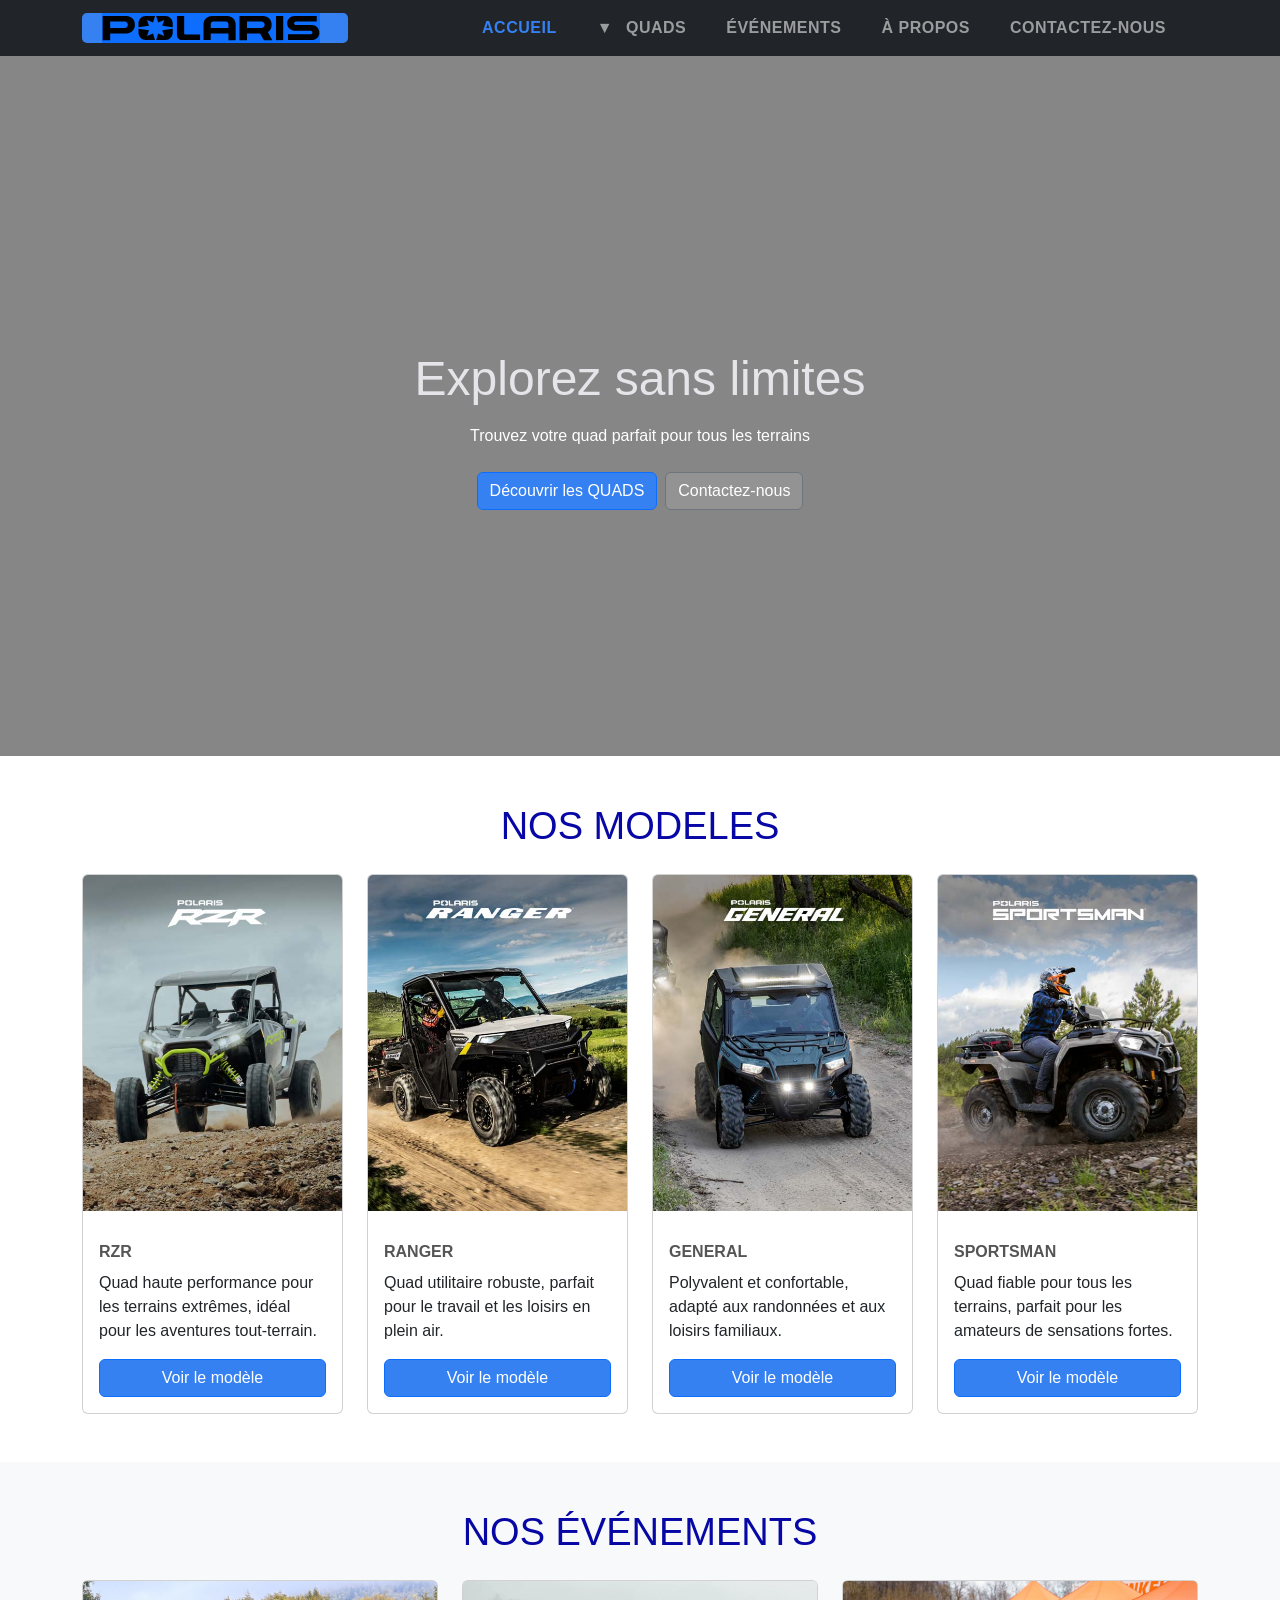
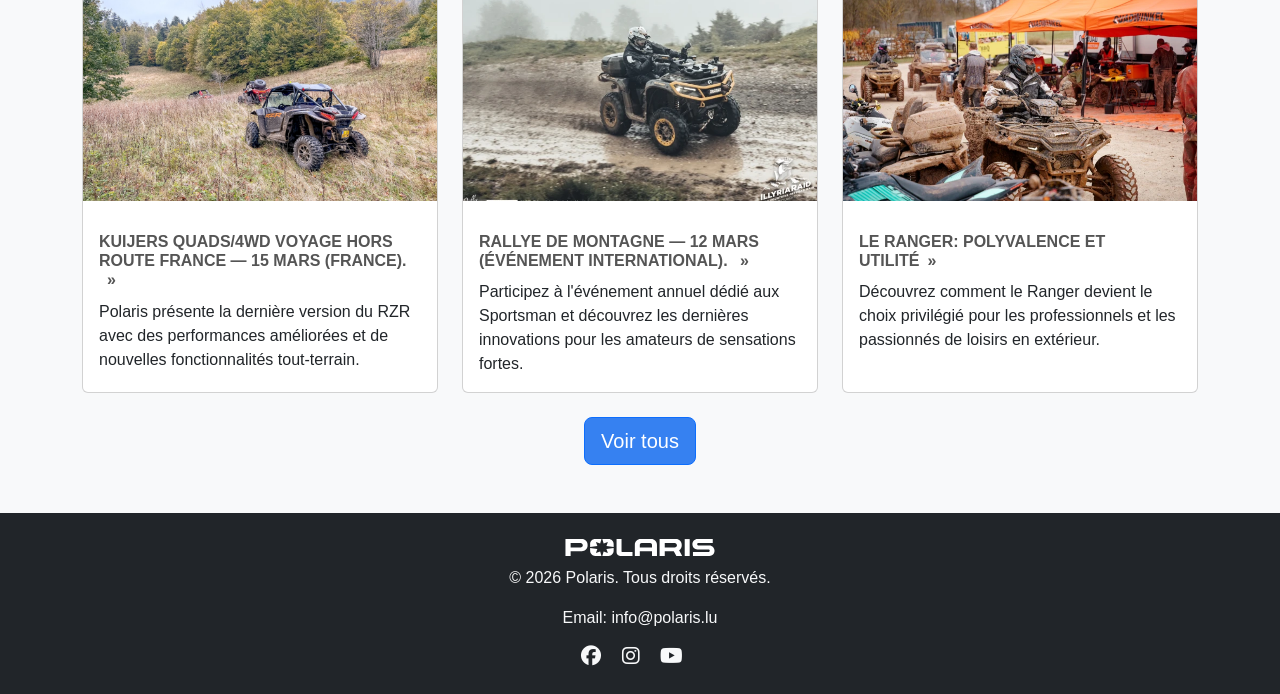
<file: index.html>
<!doctype html>
<html lang="fr">

<head>
  <meta charset="UTF-8" />
  <meta name="viewport" content="width=device-width, initial-scale=1.0" />
  <title>Polaris — Nous avons les meilleurs quads</title>
  <meta name="description" content="Découvrez nos excursions en quad en Belgique. Réservez facilement votre aventure.">
  <link href="https://cdn.jsdelivr.net/npm/bootstrap@5.3.2/dist/css/bootstrap.min.css" rel="stylesheet" />
  <link rel="stylesheet" href="https://cdnjs.cloudflare.com/ajax/libs/font-awesome/6.5.0/css/all.min.css" />
  <link rel="stylesheet" href="css/style.css" />
  <script src="https://cdn.jsdelivr.net/npm/bootstrap@5.3.8/dist/js/bootstrap.bundle.min.js"
    integrity="sha384-FKyoEForCGlyvwx9Hj09JcYn3nv7wiPVlz7YYwJrWVcXK/BmnVDxM+D2scQbITxI"
    crossorigin="anonymous"></script>

  <meta property="og:title" content="Polaris — Belgique — QUADS">
  <meta property="og:description" content="Découvrez notre gamme de quads pour tous les terrains.">
  <meta property="og:image" content="https://larkatych-prog.github.io/site_de_quads/images/opengraph.jpg">
  <meta property="og:url" content="https://larkatych-prog.github.io/site_de_quads/">
  <meta property="og:type" content="website">
  <meta property="og:image:width" content="1200">
  <meta property="og:image:height" content="630">
  <meta property="og:site_name" content="Polaris 4WD Travel">
</head>

<body>
  <header>
    <!-- NAVBAR --> <!--   l'apparence et le comportement de la barre de navigation -->
    <nav class="navbar navbar-expand-lg navbar-dark bg-dark sticky-top">
      <div class="container">
        <a class="navbar-brand d-flex align-items-center"
          href="index.html"><!--  le logo ou le nom du site à l'intérieur de la barre de navigation-->
          <img src="images/logo-polaris.svg" alt="Polaris" class="me-2 logo" />
        </a>

        <!-- BUTTON BOURGER MENU -->
        <button class="navbar-toggler" type="button" data-bs-toggle="collapse" data-bs-target="#mainNavbar"
          aria-controls="mainNavbar" aria-label="Toggle navigation"> <!-- pour accesibilité-->
          <!-- lorsqu'on clique sur cet élément, il faut replier ou déplier un autre bloc>>-->
          <span class="navbar-toggler-icon"></span>
        </button>

        <div class="collapse navbar-collapse" id="mainNavbar">
          <!-- LIST MENU -->
          <ul class="navbar-nav ms-auto align-items-lg-center">
            <li class="nav-item dropdown">
              <a class="nav-link me-4 active" href="index.html">Accueil</a>
            </li>
            <!-- DROPDOWN ATVs -->
            <li class="nav-item dropdown  ">
              <a class="nav-link me-4 " href="#" id="dropdownATVs" role="button" aria-expanded="false">
                <span class="dropdown-icon me-2">▼</span>
                QUADS
              </a>
              <ul class="dropdown-menu" aria-labelledby="dropdownATVs"> <!--attribut d’accessibilité-->
                <li>
                  <a class="dropdown-item" href="#">RZR</a>
                </li>
                <li>
                  <a class="dropdown-item" href="#">Ranger</a>
                </li>
                <li>
                  <a class="dropdown-item" href="#">General</a>
                </li>
                <li>
                  <a class="dropdown-item" href="#">Sportsman</a>
                </li>
                <li>
                  <a class="dropdown-item" href="#">Enfants</a>
                </li>
                <li>
                  <a class="dropdown-item" href="atvs.html">Voir tout</a>
                </li>

              </ul>
            </li>

            <li class="nav-item">
              <a class="nav-link me-4" href="events.html">Événements</a>
            </li>
            <li class="nav-item">
              <a class="nav-link me-4" href="about.html">À propos</a>
            </li>

            <li class="nav-item">
              <a class="nav-link me-4" href="contact.html">Contactez-nous</a>
            </li>

          </ul>
        </div>
      </div>
    </nav>
  </header>
  <main>
    <!-- HERO -->
    <section class="hero d-flex align-items-center justify-content-center text-center">
      <div class="video-bg position-absolute w-100 h-100">

        <iframe
          src="https://www.youtube-nocookie.com/embed/v_o7n5z_FT8?autoplay=1&mute=1&controls=0&loop=1&playlist=v_o7n5z_FT8&playsinline=1"></iframe>

      </div>

      <div class="hero-overlay position-absolute w-100 h-100"></div>

      <div class="hero-content container d-flex flex-column align-items-center justify-content-center text-center pt-5">
        <h1 class="mb-3">Explorez sans limites</h1>
        <p class="mb-4">Trouvez votre quad parfait pour tous les terrains</p>
        <div class="d-flex gap-2 flex-wrap justify-content-center">
          <a class="btn btn-primary" href="atvs.html">Découvrir les QUADS</a>
          <a class="btn btn-secondary" href="contact.html">Contactez-nous</a>
        </div>
      </div>
    </section>



    <!-- MODELES QUADS -->
    <section class="models py-5">
      <div class="container">
        <h2 class="text-center mb-4">NOS MODELES</h2>
        <div class="row g-4">
          <!-- RZR -->
          <div class="col-12 col-md-6 col-lg-3">
            <div class="card h-100">
              <img src="images/rzr.jpg" class="card-img-top" alt="Modèle Polaris RZR" />
              <div class="card-body d-flex flex-column">
                <a href="#" class="card-link">
                  <h3 class="card-title">RZR</h3>
                </a>
                <p class="card-text">Quad haute performance pour les terrains extrêmes, idéal pour les aventures
                  tout-terrain.</p>
                <a href="product.html" class="btn btn-primary mt-auto">Voir le modèle</a>
              </div>
            </div>
          </div>
          <!-- Ranger -->
          <div class="col-12 col-md-6 col-lg-3">
            <div class="card h-100">
              <img src="images/ranger.jpg" class="card-img-top" alt="Modèle Polaris Ranger" />
              <div class="card-body d-flex flex-column">
                <a href="#" class="card-link">
                  <h3 class="card-title">Ranger</h3>
                </a>
                <p class="card-text">Quad utilitaire robuste, parfait pour le travail et les loisirs en plein air.</p>
                <a href="product.html" class="btn btn-primary mt-auto">Voir le modèle</a>
              </div>
            </div>
          </div>
          <!-- General -->
          <div class="col-12 col-md-6 col-lg-3">
            <div class="card h-100">
              <img src="images/general.jpg" class="card-img-top" alt="Modèle Polaris General" />
              <div class="card-body d-flex flex-column">
                <a href="#" class="card-link">
                  <h3 class="card-title">General</h3>
                </a>
                <p class="card-text">Polyvalent et confortable, adapté aux randonnées et aux loisirs familiaux.</p>
                <a href="product.html" class="btn btn-primary mt-auto">Voir le modèle</a>
              </div>
            </div>
          </div>
          <!-- Sportsman -->
          <div class="col-12 col-md-6 col-lg-3">
            <div class="card h-100">
              <img src="images/sportsman.jpg" class="card-img-top" alt="Modèle Polaris Sportsman" />
              <div class="card-body d-flex flex-column">
                <a href="#" class="card-link">
                  <h3 class="card-title">Sportsman</h3>
                </a>
                <p class="card-text">Quad fiable pour tous les terrains, parfait pour les amateurs de sensations fortes.
                </p>
                <a href="product.html" class="btn btn-primary mt-auto">Voir le modèle</a>
              </div>
            </div>
          </div>
        </div>
      </div>
    </section>

    <!-- NOS ÉVÉNEMENTS -->
    <section class="news py-5 bg-light">
      <div class="container">
        <h2 class="text-center mb-4">NOS ÉVÉNEMENTS</h2>
        <div class="row g-4">
          <!-- Article 1 ÉVÉNEMENT 1-->
          <div class="col-12 col-md-4">
            <article class="card h-100">
              <img src="images/evnm2.jpg" class="card-img-top img-cover" alt="Rallye de montagne" />
              <div class="card-body d-flex flex-column">
                <a href="voyage_hors_route.html" class="article-link">
                  <h3 class="card-title"> Kuijers Quads/4WD Voyage hors route France — 15 mars (France).
                    <span class="arrow ms-2">»</span>
                  </h3>
                </a>
                <p class="card-text">Polaris présente la dernière version du RZR avec des performances améliorées et de
                  nouvelles fonctionnalités tout-terrain.</p>

              </div>
            </article>
          </div>
          <!-- Article 2 ÉVÉNEMENT 2-->
          <div class="col-12 col-md-4">
            <article class="card h-100">
              <img src="images/evnm3.webp" class="card-img-top img-cover" alt="Balade printanière dans le désert" />
              <div class="card-body d-flex flex-column">
                <a href="rallye_de_montagne.html" class="article-link">
                  <h3 class="card-title">Rallye de montagne — 12 mars (Événement international).
                    <span class="arrow ms-2">»</span>
                  </h3>
                </a>
                <p class="card-text">Participez à l'événement annuel dédié aux Sportsman et découvrez les dernières
                  innovations pour les amateurs de sensations fortes.</p>

              </div>
            </article>
          </div>
          <!-- Article 3 ÉVÉNEMENT 3-->
          <div class="col-12 col-md-4">
            <article class="card h-100">
              <img src="images/evnm4.webp" class="card-img-top img-cover" alt="Défi tout-terrain">
              <div class=" card-body d-flex flex-column">
                <a href="#" class="article-link">
                  <h3 class="card-title">Le Ranger: polyvalence et utilité<span class="arrow ms-2">»</span></h3>
                </a>
                <p class="card-text">Découvrez comment le Ranger devient le choix privilégié pour les professionnels et
                  les passionnés de loisirs en extérieur.</p>

              </div>
            </article>
          </div>
        </div>
      </div>
      <!-- Central button -->
      <div class="text-center mt-4">
        <a href="events.html" class="btn btn-primary btn-lg">Voir tous </a>
      </div>

    </section>
  </main>

  <!-- FOOTER -->

  <footer class="bg-dark text-light text-center py-4">
    <a href="index.html" class="d-inline-block">
      <img src="images/logo-polaris.svg" alt="Logo" class="footer-logo mb-2">
    </a>
    <p>&copy; 2026 Polaris. Tous droits réservés.</p>

    <p>
      Email: <a href="contact.html" class="text-light">info@polaris.lu</a>
    </p>

    <!-- Réseaux sociaux -->
    <div class="mt-3">
      <a href="https://www.facebook.com/PolarisORV/" class="text-light me-3">
        <i class="fa-brands fa-facebook"></i>
      </a>
      <a href="https://www.instagram.com/polarisbenelux/" class="text-light me-3">
        <i class="fa-brands fa-instagram"></i>
      </a>
      <a href="https://www.youtube.com/@PolarisORV" class="text-light me-3">
        <i class="fa-brands fa-youtube"></i>
      </a>
    </div>
  </footer>


</body>



</html>
</file>
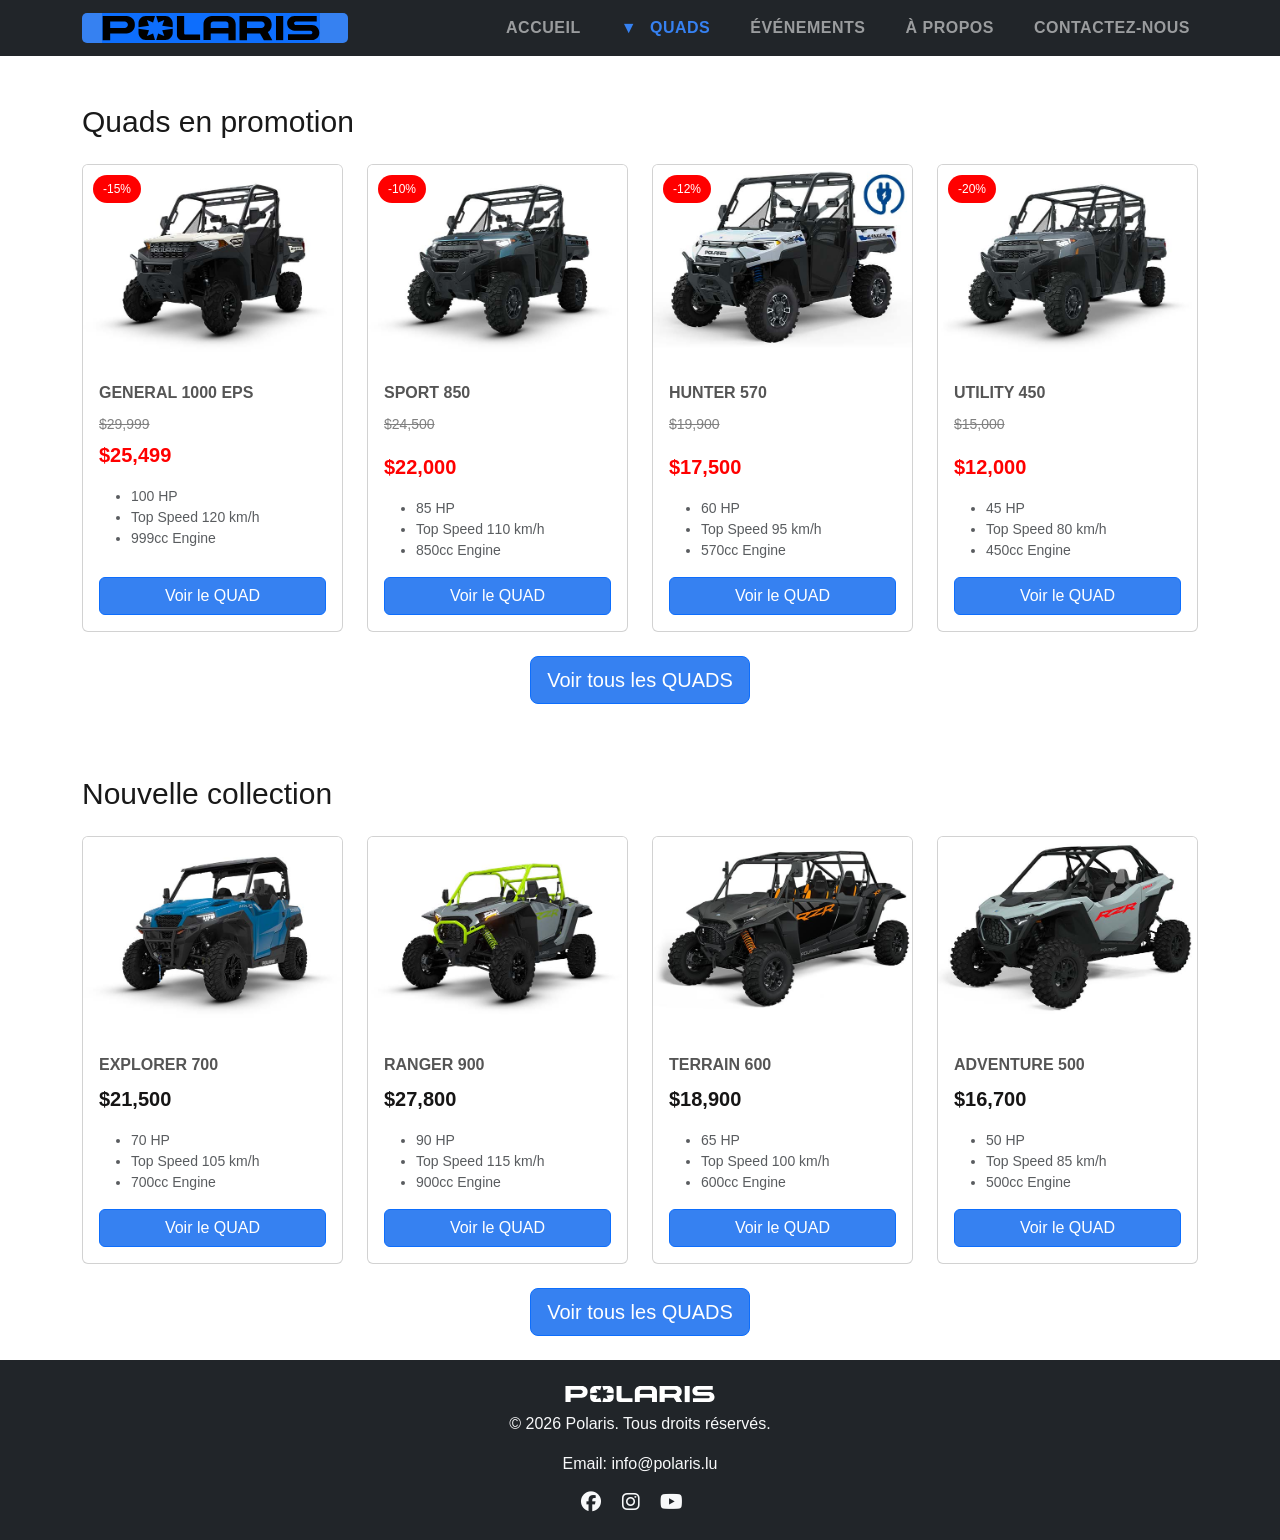
<file: atvs.html>
<!doctype html>
<html lang="fr">

<head>
  <meta charset="UTF-8" />
  <meta name="viewport" content="width=device-width, initial-scale=1.0" />
  <title>Polaris — QUADS</title>
  <meta name="description" content="Découvrez notre gamme de quads pour tous les terrains.">
  <link href="https://cdn.jsdelivr.net/npm/bootstrap@5.3.2/dist/css/bootstrap.min.css" rel="stylesheet" />
  <link rel="stylesheet" href="https://cdnjs.cloudflare.com/ajax/libs/font-awesome/6.5.0/css/all.min.css" />
  <link rel="stylesheet" href="css/style.css" />
  <script src="https://cdn.jsdelivr.net/npm/bootstrap@5.3.8/dist/js/bootstrap.bundle.min.js"
    integrity="sha384-FKyoEForCGlyvwx9Hj09JcYn3nv7wiPVlz7YYwJrWVcXK/BmnVDxM+D2scQbITxI"
    crossorigin="anonymous"></script>

</head>

<body>
  <header>
    <!-- NAVBAR -->
    <nav class="navbar navbar-expand-lg navbar-dark bg-dark sticky-top">
      <div class="container">
        <a class="navbar-brand d-flex align-items-center" href="index.html">
          <img src="images/logo-polaris.svg" alt="Polaris" class="me-2 logo" />
        </a>

        <!-- BUTTON BOURGER MENU -->
        <button class="navbar-toggler" type="button" data-bs-toggle="collapse" data-bs-target="#mainNavbar">
          <span class="navbar-toggler-icon"></span>
        </button>

        <div class="collapse navbar-collapse" id="mainNavbar">
          <!-- LIST MENU -->
          <ul class="navbar-nav ms-auto align-items-lg-center">
            <li class="nav-item">
              <a class="nav-link me-4" href="index.html">Accueil</a>
            </li>
            <!-- DROPDOWN ATVs -->
            <li class="nav-item dropdown">
              <a class="nav-link me-4 active " href="#" id="dropdownATVs" role="button" aria-expanded="false">
                <span class="dropdown-icon me-2">▼</span>
                QUADS
              </a>
              <ul class="dropdown-menu" aria-labelledby="dropdownATVs">
                <li>
                  <a class="dropdown-item" href="#">RZR</a>
                </li>
                <li>
                  <a class="dropdown-item" href="#">Ranger</a>
                </li>
                <li>
                  <a class="dropdown-item" href="#">General</a>
                </li>
                <li>
                  <a class="dropdown-item" href="#">Sportsman</a>
                </li>
                <li>
                  <a class="dropdown-item" href="#">Enfants</a>
                </li>
                <li>
                  <a class="dropdown-item" href="atvs.html">Voir tout</a>
                </li>

              </ul>
            </li>

            <li class="nav-item">
              <a class="nav-link me-4" href="events.html">Événements</a>
            </li>
            <li class="nav-item">
              <a class="nav-link me-4" href="about.html">À propos</a>
            </li>

            <li class="nav-item">
              <a class="nav-link" href="contact.html">Contactez-nous</a>
            </li>

          </ul>
        </div>
      </div>
    </nav>
  </header>
  <main>
    <div class="container mt-5">
      <h3 class="mb-4 section-title">Quads en promotion</h3>
      <div class="row g-4">
        <!-- PRODUCT 1 -->
        <div class="col-md-3">
          <div class="card h-100 product-card">

            <div class="card-img-wrapper">
              <span class="sale-badge">-15%</span>
              <img src="img_atvs_sale/1.jpg" class="card-img-top" alt="GENERAL 1000 EPS">
            </div>

            <div class="card-body d-flex flex-column">
              <h4 class="card-title">GENERAL 1000 EPS</h4>

              <p class="mb-1">
                <span class="old-price">$29,999</span>
              </p>

              <p class="new-price">$25,499</p>

              <ul class="small text-muted">
                <li>100 HP</li>
                <li>Top Speed 120 km/h</li>
                <li>999cc Engine</li>
              </ul>

              <a href="product.html" class="btn btn-primary mt-auto">
                Voir le QUAD
              </a>

            </div>
          </div>
        </div>

        <!-- PRODUCT 2 -->
        <div class="col-md-3">
          <div class="card h-100 product-card">
            <div class="card-img-wrapper">
              <span class="sale-badge">-10%</span>
              <img src="img_atvs_sale/2.jpg" class="card-img-top" alt="SPORT 850">
            </div>

            <div class="card-body d-flex flex-column">
              <h4 class="card-title">SPORT 850</h4>
              <p><span class="old-price">$24,500</span></p>
              <p class="new-price">$22,000</p>

              <ul class="small text-muted">
                <li>85 HP</li>
                <li>Top Speed 110 km/h</li>
                <li>850cc Engine</li>
              </ul>

              <a href="product.html" class="btn btn-primary mt-auto">
                Voir le QUAD
              </a>
            </div>
          </div>
        </div>

        <!-- PRODUCT 3 -->
        <div class="col-md-3">
          <div class="card h-100 product-card">
            <div class="card-img-wrapper">
              <span class="sale-badge">-12%</span>
              <img src="img_atvs_sale/3.jpg" class="card-img-top" alt="HUNTER 570">
            </div>

            <div class="card-body d-flex flex-column">
              <h4 class="card-title">HUNTER 570</h4>
              <p><span class="old-price">$19,900</span></p>
              <p class="new-price">$17,500</p>

              <ul class="small text-muted">
                <li>60 HP</li>
                <li>Top Speed 95 km/h</li>
                <li>570cc Engine</li>
              </ul>

              <a href="product.html" class="btn btn-primary mt-auto">
                Voir le QUAD
              </a>
            </div>
          </div>
        </div>

        <!-- PRODUCT 4 -->
        <div class="col-md-3">
          <div class="card h-100 product-card">
            <div class="card-img-wrapper">
              <span class="sale-badge">-20%</span>
              <img src="img_atvs_sale/4.jpg" class="card-img-top" alt="UTILITY 450">
            </div>

            <div class="card-body d-flex flex-column">
              <h4 class="card-title">UTILITY 450</h4>
              <p><span class="old-price">$15,000</span></p>
              <p class="new-price">$12,000</p>

              <ul class="small text-muted">
                <li>45 HP</li>
                <li>Top Speed 80 km/h</li>
                <li>450cc Engine</li>
              </ul>

              <a href="product.html" class="btn btn-primary mt-auto">
                Voir le QUAD
              </a>
            </div>
          </div>
        </div>

        <!-- button "View All" -->
        <div class="text-center mt-4">
          <a href="atvs.html" class="btn btn-primary btn-lg mb-4">Voir tous les QUADS</a>
        </div>
      </div>
      <h3 class="mt-5 mb-4">Nouvelle collection</h3>

      <div class="row g-4 ">

        <div class="col-md-3">
          <div class="card h-100 product-card">

            <div class="card-img-wrapper">
              <img src="img_atvs_new/1.jpg" class="card-img-top" alt="EXPLORER 700">
            </div>

            <div class="card-body d-flex flex-column">
              <h4 class="card-title">EXPLORER 700</h4>

              <p class="pricefornewcol">$21,500</p>

              <ul class="small text-muted">
                <li>70 HP</li>
                <li>Top Speed 105 km/h</li>
                <li>700cc Engine</li>
              </ul>

              <a href="product.html" class="btn btn-primary mt-auto">
                Voir le QUAD
              </a>

            </div>
          </div>
        </div>

        <div class="col-md-3">
          <div class="card h-100 product-card">

            <div class="card-img-wrapper">
              <img src="img_atvs_new/2.jpg" class="card-img-top" alt="RANGER 900">
            </div>

            <div class="card-body d-flex flex-column">
              <h4 class="card-title">RANGER 900</h4>

              <p class="pricefornewcol">$27,800</p>

              <ul class="small text-muted">
                <li>90 HP</li>
                <li>Top Speed 115 km/h</li>
                <li>900cc Engine</li>
              </ul>

              <a href="product.html" class="btn btn-primary mt-auto">
                Voir le QUAD
              </a>

            </div>
          </div>
        </div>

        <div class="col-md-3">
          <div class="card h-100 product-card">

            <div class="card-img-wrapper">
              <img src="img_atvs_new/3.jpg" class="card-img-top" alt="TERRAIN 600">
            </div>

            <div class="card-body d-flex flex-column">
              <h4 class="card-title">TERRAIN 600</h4>

              <p class="pricefornewcol">$18,900</p>

              <ul class="small text-muted">
                <li>65 HP</li>
                <li>Top Speed 100 km/h</li>
                <li>600cc Engine</li>
              </ul>

              <a href="product.html" class="btn btn-primary mt-auto">
                Voir le QUAD
              </a>

            </div>
          </div>
        </div>

        <div class="col-md-3">
          <div class="card h-100 product-card">

            <div class="card-img-wrapper">
              <img src="img_atvs_new/4.jpg" class="card-img-top" alt="ADVENTURE 500">
            </div>

            <div class="card-body d-flex flex-column">
              <h4 class="card-title">ADVENTURE 500</h4>

              <p class="pricefornewcol">$16,700</p>

              <ul class="small text-muted">
                <li>50 HP</li>
                <li>Top Speed 85 km/h</li>
                <li>500cc Engine</li>
              </ul>

              <a href="product.html" class="btn btn-primary mt-auto">
                Voir le QUAD
              </a>


            </div>
          </div>
        </div>
        <div class="text-center mt-4">
          <a href="atvs.html" class="btn btn-primary btn-lg mb-4">Voir tous les QUADS</a>
        </div>
      </div>


    </div>

    </div>

    <script src="https://cdn.jsdelivr.net/npm/bootstrap@5.3.2/dist/js/bootstrap.bundle.min.js"></script>

  </main>


  <!-- FOOTER -->

  <footer class="bg-dark text-light text-center py-4">
    <img src="images/logo-polaris.svg" alt="Logo" class="footer-logo mb-2">

    <p>&copy; 2026 Polaris. Tous droits réservés.</p>

    <p>
      Email: <a href="contact.html" class="text-light">info@polaris.lu</a>
    </p>

    <!-- Réseaux sociaux -->
    <div class="mt-3">
      <a href="#" class="text-light me-3">
        <i class="fa-brands fa-facebook"></i>
      </a>
      <a href="#" class="text-light me-3">
        <i class="fa-brands fa-instagram"></i>
      </a>
      <a href="#" class="text-light me-3">
        <i class="fa-brands fa-youtube"></i>
      </a>
    </div>
  </footer>
</body>





</html>
</file>
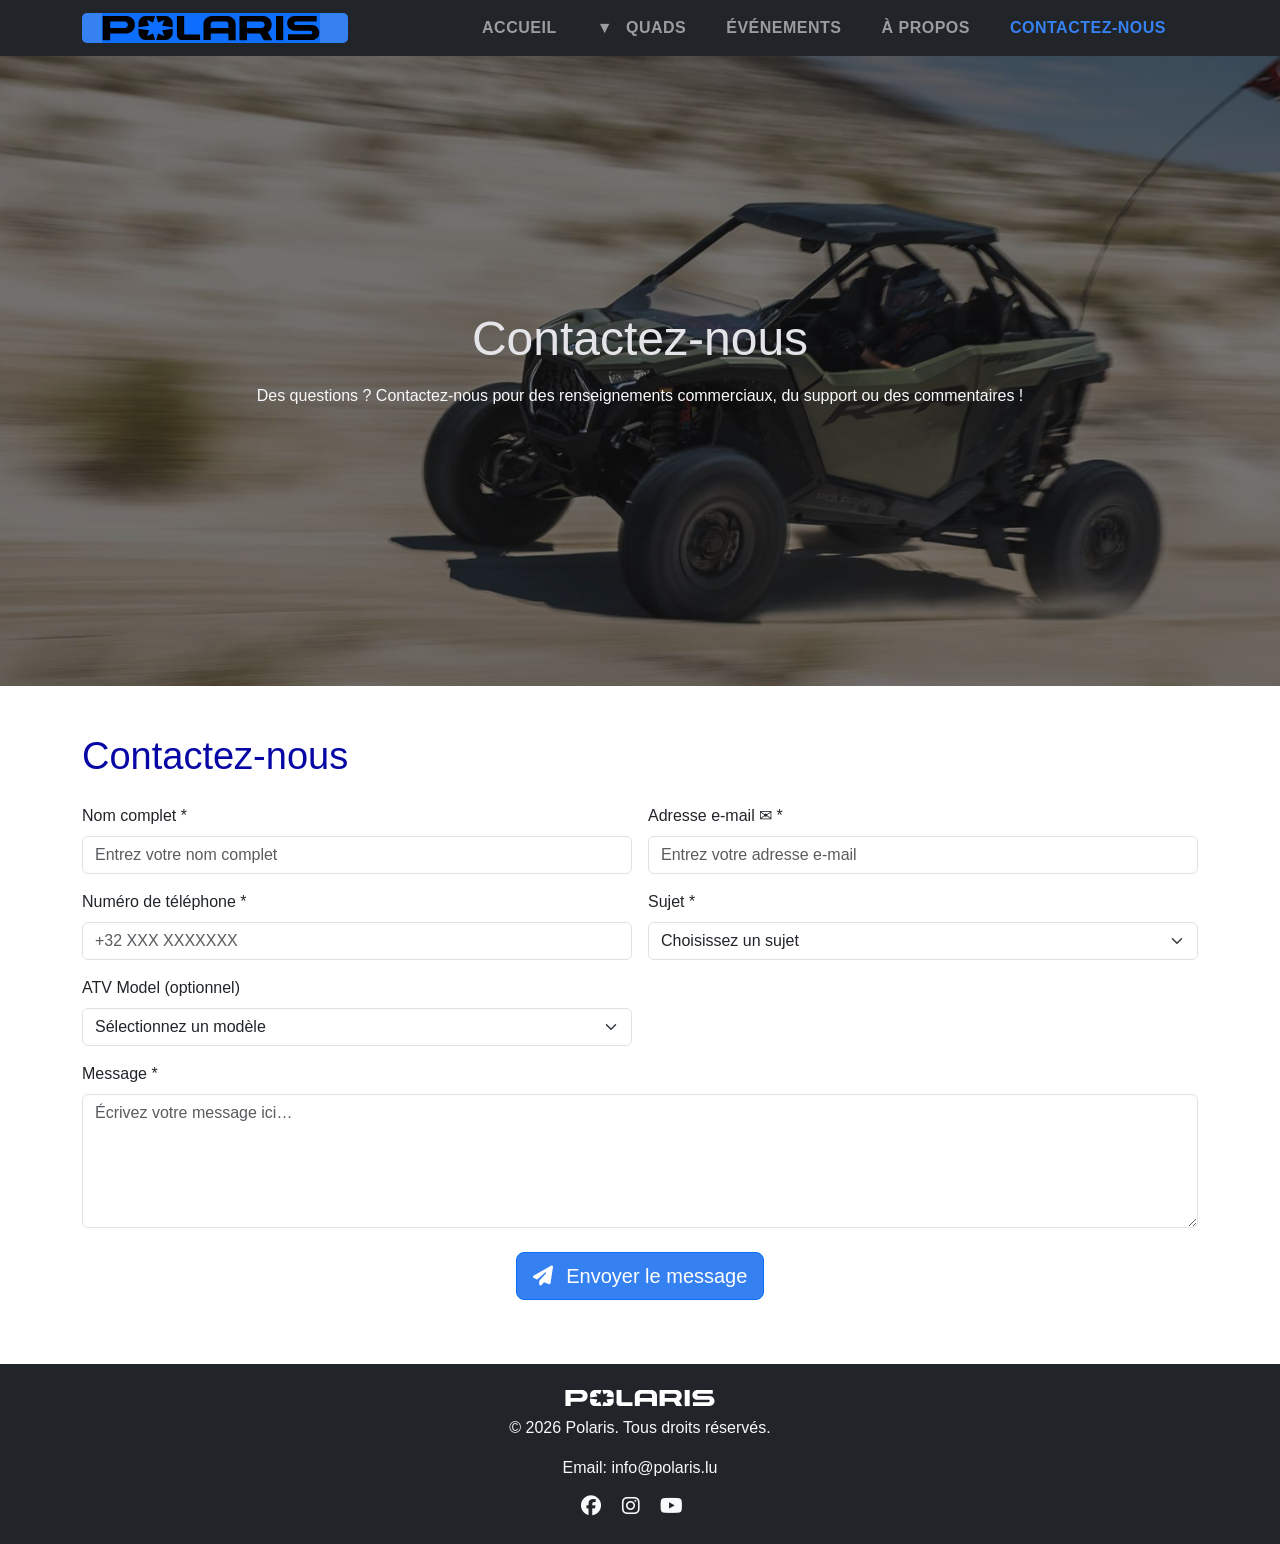
<file: contact.html>
<!doctype html>
<html lang="fr">

<head>
  <meta charset="UTF-8" />
  <meta name="viewport" content="width=device-width, initial-scale=1.0" />
  <title>Polaris — Contactez-nous</title>
  <meta name="description" content="Contactez Polaris pour toute question ou demande de renseignements.">
  <link href="https://cdn.jsdelivr.net/npm/bootstrap@5.3.2/dist/css/bootstrap.min.css" rel="stylesheet" />
  <link rel="stylesheet" href="https://cdnjs.cloudflare.com/ajax/libs/font-awesome/6.5.0/css/all.min.css" />
  <link rel="stylesheet" href="css/style.css" />
  <script src="https://cdn.jsdelivr.net/npm/bootstrap@5.3.8/dist/js/bootstrap.bundle.min.js"
    integrity="sha384-FKyoEForCGlyvwx9Hj09JcYn3nv7wiPVlz7YYwJrWVcXK/BmnVDxM+D2scQbITxI"
    crossorigin="anonymous"></script>
</head>

<body>
  <header>
    <!-- NAVBAR -->
    <nav class="navbar navbar-expand-lg navbar-dark bg-dark sticky-top">
      <div class="container">
        <a class="navbar-brand d-flex align-items-center" href="index.html">
          <img src="images/logo-polaris.svg" alt="Polaris" class="me-2 logo" />
        </a>

        <!-- BUTTON BOURGER MENU -->
        <button class="navbar-toggler" type="button" data-bs-toggle="collapse" data-bs-target="#mainNavbar">
          <span class="navbar-toggler-icon"></span>
        </button>

        <div class="collapse navbar-collapse" id="mainNavbar">
          <!-- LIST MENU -->
          <ul class="navbar-nav ms-auto align-items-lg-center">
            <li class="nav-item dropdown">
              <a class="nav-link me-4 " href="index.html">Accueil</a>
            </li>
            <!-- DROPDOWN ATVs -->
            <li class="index.html">
              <a class="nav-link me-4" href="#" id="dropdownATVs" role="button" aria-expanded="false">
                <span class="dropdown-icon me-2">▼</span>
                QUADS
              </a>
              <ul class="dropdown-menu" aria-labelledby="dropdownATVs">
                <li>
                  <a class="dropdown-item" href="#">RZR</a>
                </li>
                <li>
                  <a class="dropdown-item" href="#">Ranger</a>
                </li>
                <li>
                  <a class="dropdown-item" href="#">General</a>
                </li>
                <li>
                  <a class="dropdown-item" href="#">Sportsman</a>
                </li>
                <li>
                  <a class="dropdown-item" href="#">Enfants</a>
                </li>
                <li>
                  <a class="dropdown-item" href="atvs.html">Voir tout</a>
                </li>
              </ul>
            </li>


            <li class="nav-item">
              <a class="nav-link me-4" href="events.html">Événements</a>
            </li>
            <li class="nav-item">
              <a class="nav-link me-4" href="about.html">À propos</a>
            </li>

            <li class="nav-item">
              <a class="nav-link me-4 active" href="contact.html">Contactez-nous</a>
            </li>
          </ul>
        </div>
      </div>
    </nav>
  </header>
  <main>
    <!-- HERO -->
    <section class="hero-bg" style="background-image: url('images/img_contact.jpg');">
      <div class="hero-overlay"></div>
      <div class="hero-content container text-center text-light">
        <h1 class="mb-3">Contactez-nous</h1>
        <p class="mb-4">
          Des questions ? Contactez-nous pour des renseignements commerciaux, du
          support ou des commentaires !
        </p>
      </div>
    </section>

    <!-- FORMULAIRE DE CONTACT -->
    <div class="container mt-5 mb-5">
      <h2 class="mb-4">Contactez-nous</h2>

      <!-- Formulaire avec validation Bootstrap 5 -->
      <form class="row g-3 needs-validation" novalidate id="contactForm">
        <!-- Nom complet -->
        <div class="col-md-6">
          <label for="name" class="form-label">Nom complet <span>*</span></label>
          <input type="text" class="form-control" id="name" placeholder="Entrez votre nom complet" required>
          <div class="invalid-feedback">Veuillez saisir votre nom complet.</div> <!-- Message d'erreur si vide -->
        </div>

        <!-- Adresse e-mail -->
        <div class="col-md-6">
          <label for="email" class="form-label">Adresse e-mail <span>✉</span> <span>*</span></label>
          <input type="email" class="form-control" id="email" placeholder="Entrez votre adresse e-mail " required>
          <div class="invalid-feedback">Veuillez saisir une adresse <span>@</span> valide.</div>
          <!-- Message d'erreur si invalide -->
        </div>

        <!-- Numéro de téléphone -->
        <div class="col-md-6">
          <label for="phone" class="form-label">Numéro de téléphone <span>*</span></label>
          <input type="tel" class="form-control" id="phone" placeholder="+32 XXX XXXXXXX" required>
          <div class="invalid-feedback">Veuillez saisir un numéro de téléphone valide.</div>
        </div>

        <!-- Sujet -->
        <div class="col-md-6">
          <label for="topic" class="form-label">Sujet <span>*</span></label>
          <select class="form-select" id="topic" required>
            <option value="" disabled selected>Choisissez un sujet</option>
            <option value="sales">Demande de renseignements commerciaux</option>
            <option value="technical">Support technique</option>
            <option value="service">Service / Maintenance</option>
            <option value="dealer">Demande auprès d’un distributeur</option>
            <option value="feedback">Retour d’expérience / Suggestions</option>
            <option value="other">Autre</option>
          </select>
          <div class="invalid-feedback">Veuillez sélectionner un sujet.</div>
        </div>

        <!-- Modèle ATV (optionnel) -->
        <div class="col-md-6">
          <label for="model" class="form-label">ATV Model (optionnel)</label>
          <select class="form-select" id="model">
            <option value="">Sélectionnez un modèle</option>
            <option value="general1000">RZR</option>
            <option value="sport850">RANGER</option>
            <option value="hunter570">GENERAL</option>
            <option value="utility450">SPORTSMAN</option>
            <option value="explorer700">ENFANTS</option>
          </select>
        </div>

        <!-- Message -->
        <div class="col-12">
          <label for="message" class="form-label">Message <span>*</span></label>
          <textarea class="form-control" id="message" rows="5" placeholder="Écrivez votre message ici…"
            required></textarea>
          <div class="invalid-feedback">Veuillez écrire votre message.</div>
        </div>

        <!-- Bouton Envoyer -->
        <div class="col-12 d-flex justify-content-center mt-4">
          <button type="submit" class="btn btn-primary btn-lg">
            <i class="fa-solid fa-paper-plane me-2"></i> Envoyer le message
          </button>
        </div>

        <!-- Message de succès -->
        <div class="col-12 mt-3">
          <div id="successMessage" class="alert alert-success d-none" role="alert">
            Merci ! Votre message a été envoyé avec succès.
          </div>
        </div>
      </form>
    </div>
  </main>


  <!-- FOOTER -->

  <footer class="bg-dark text-light text-center py-4">
    <img src="images/logo-polaris.svg" alt="Logo" class="footer-logo mb-2">

    <p>&copy; 2026 Polaris. Tous droits réservés.</p>

    <p>
      Email: <a href="contact.html" class="text-light">info@polaris.lu</a>
    </p>

    <!-- Réseaux sociaux -->
    <div class="mt-3">
      <a href="#" class="text-light me-3">
        <i class="fa-brands fa-facebook"></i>
      </a>
      <a href="#" class="text-light me-3">
        <i class="fa-brands fa-instagram"></i>
      </a>
      <a href="#" class="text-light me-3">
        <i class="fa-brands fa-youtube"></i>
      </a>
    </div>
  </footer>
  <script src="js/form_validation.js"></script>
</body>


</html>
</file>
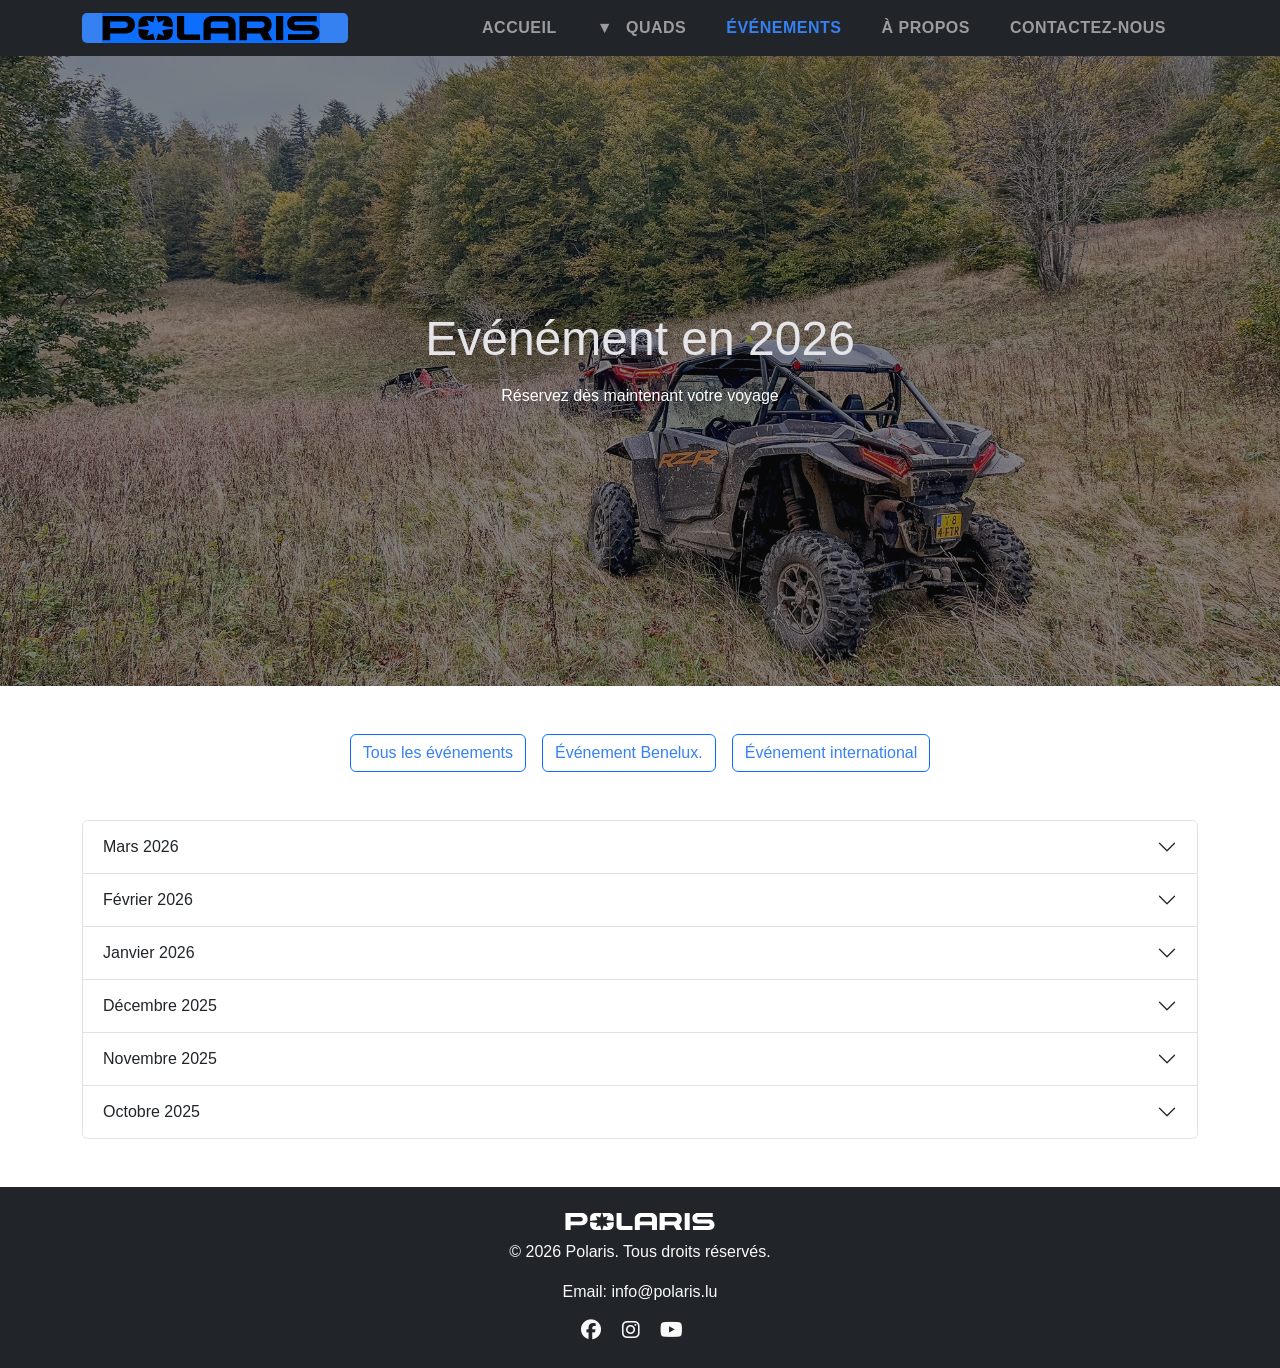
<file: events.html>
<!doctype html>
<html lang="fr">

<head>
  <meta charset="UTF-8" />
  <meta name="viewport" content="width=device-width, initial-scale=1.0" />
  <title>Polaris — Événements</title>
  <meta name="description" content="Découvrez nos événements à venir.Réservez votre place pour nos rallyes.">
  <link href="https://cdn.jsdelivr.net/npm/bootstrap@5.3.2/dist/css/bootstrap.min.css" rel="stylesheet" />
  <link rel="stylesheet" href="https://cdnjs.cloudflare.com/ajax/libs/font-awesome/6.5.0/css/all.min.css" />
  <link rel="stylesheet" href="css/style.css" />
  <script src="https://cdn.jsdelivr.net/npm/bootstrap@5.3.8/dist/js/bootstrap.bundle.min.js"
    integrity="sha384-FKyoEForCGlyvwx9Hj09JcYn3nv7wiPVlz7YYwJrWVcXK/BmnVDxM+D2scQbITxI"
    crossorigin="anonymous"></script>
</head>

<body>
  <header>
    <!-- NAVBAR -->
    <nav class="navbar navbar-expand-lg navbar-dark bg-dark sticky-top">
      <div class="container">
        <a class="navbar-brand d-flex align-items-center" href="index.html">
          <img src="images/logo-polaris.svg" alt="Polaris" class="me-2 logo" />
        </a>

        <!-- BUTTON BOURGER MENU -->
        <button class="navbar-toggler" type="button" data-bs-toggle="collapse" data-bs-target="#mainNavbar">
          <span class="navbar-toggler-icon"></span>
        </button>

        <div class="collapse navbar-collapse" id="mainNavbar">
          <!-- LIST MENU -->
          <ul class="navbar-nav ms-auto align-items-lg-center">
            <li class="nav-item">
              <a class="nav-link me-4" href="index.html">Accueil</a>
            </li>
            <!-- DROPDOWN ATVs -->
            <li class="nav-item dropdown">
              <a class="nav-link me-4 " href="#" id="dropdownATVs" role="button" aria-expanded="false">
                <span class="dropdown-icon me-2">▼</span>
                QUADS
              </a>
              <ul class="dropdown-menu" aria-labelledby="dropdownATVs">
                <li>
                  <a class="dropdown-item" href="#">RZR</a>
                </li>
                <li>
                  <a class="dropdown-item" href="#">Ranger</a>
                </li>
                <li>
                  <a class="dropdown-item" href="#">General</a>
                </li>
                <li>
                  <a class="dropdown-item" href="#">Sportsman</a>
                </li>
                <li>
                  <a class="dropdown-item" href="#">Enfants</a>
                </li>
                <li>
                  <a class="dropdown-item" href="atvs.html">Voir tout</a>
                </li>
              </ul>
            </li>

            <li class="nav-item">
              <a class="nav-link me-4 active" href="events.html">Événements</a>
            </li>
            <li class="nav-item">
              <a class="nav-link me-4" href="about.html">À propos</a>
            </li>

            <li class="nav-item">
              <a class="nav-link me-4" href="contact.html">Contactez-nous</a>
            </li>
          </ul>
        </div>
      </div>
    </nav>
  </header>
  <main>
    <!-- HERO -->
    <section class="hero-bg" style="background-image: url('images/evenement.jpg');">
      <div class="hero-overlay"></div>
      <div class="hero-content container">
        <h1 class="mb-3">Evénément en 2026</h1>
        <p class="mb-4">Réservez dès maintenant votre voyage</p>

      </div>
    </section>

    <!-- FILTER BUTTONS -->
    <div class="container mt-5">
      <div class="d-flex justify-content-center gap-3 flex-wrap">
        <button class="btn btn-outline-primary event-btn">
          Tous les événements
        </button>
        <button class="btn btn-outline-primary event-btn">
          Événement Benelux.
        </button>
        <button class="btn btn-outline-primary event-btn">
          Événement international
        </button>
      </div>
    </div>
    <!-- ACCORDION -->
    <div class="container mt-5 mb-5">
      <div class="accordion custom-accordion" id="eventAccordion">
        <!-- MARCH -->
        <div class="accordion-item">
          <h2 class="accordion-header">
            <button class="accordion-button collapsed" type="button" data-bs-toggle="collapse" data-bs-target="#march">
              Mars 2026
            </button>
          </h2>
          <div id="march" class="accordion-collapse collapse" data-bs-parent="#eventAccordion">
            <div class="accordion-body">
              <a href="voyage_hors_route.html" class="d-block">
                Kuijers Quads/4WD Voyage hors route France — 15 mars (France).
              </a>
              <a href="rallye_de_montagne.html" class="d-block">
                Rallye de montagne — 12 mars (Événement international).
              </a>
            </div>
          </div>
        </div>

        <!-- FEBRUARY -->
        <div class="accordion-item">
          <h2 class="accordion-header">
            <button class="accordion-button collapsed" type="button" data-bs-toggle="collapse"
              data-bs-target="#february">
              Février 2026
            </button>
          </h2>
          <div id="february" class="accordion-collapse collapse" data-bs-parent="#eventAccordion">
            <div class="accordion-body">
              <a href="#">
                Balade printanière dans le désert — 15 février (International).
              </a>
            </div>
          </div>
        </div>

        <!-- JANUARY -->
        <div class="accordion-item">
          <h2 class="accordion-header">
            <button class="accordion-button collapsed" type="button" data-bs-toggle="collapse"
              data-bs-target="#january">
              Janvier 2026
            </button>
          </h2>
          <div id="january" class="accordion-collapse collapse" data-bs-parent="#eventAccordion">
            <div class="accordion-body">
              <a href="#"> Défi tout-terrain — 20 janvier. </a>
            </div>
          </div>
        </div>

        <!-- DECEMBER -->
        <div class="accordion-item">
          <h2 class="accordion-header">
            <button class="accordion-button collapsed" type="button" data-bs-toggle="collapse"
              data-bs-target="#december">
              Décembre 2025
            </button>
          </h2>
          <div id="december" class="accordion-collapse collapse" data-bs-parent="#eventAccordion">
            <div class="accordion-body">
              <a href="#"> Balade en forêt du Benelux — 9 décembre </a>
            </div>
          </div>
        </div>

        <!-- NOVEMBER -->
        <div class="accordion-item">
          <h2 class="accordion-header">
            <button class="accordion-button collapsed" type="button" data-bs-toggle="collapse"
              data-bs-target="#november">
              Novembre 2025
            </button>
          </h2>
          <div id="november" class="accordion-collapse collapse" data-bs-parent="#eventAccordion">
            <div class="accordion-body">
              <a href="#"> Rallye de neige hivernal — 18 novembre </a>
            </div>
          </div>
        </div>

        <!-- OCTOBER -->
        <div class="accordion-item">
          <h2 class="accordion-header">
            <button class="accordion-button collapsed" type="button" data-bs-toggle="collapse"
              data-bs-target="#october">
              Octobre 2025
            </button>
          </h2>
          <div id="october" class="accordion-collapse collapse" data-bs-parent="#eventAccordion">
            <div class="accordion-body">
              <a href="#"> Balade d’aventure du Nouvel An — 10 octobre </a>
            </div>
          </div>
        </div>
      </div>
    </div>
  </main>
  <!-- FOOTER -->

  <footer class="bg-dark text-light text-center py-4">
    <img src="images/logo-polaris.svg" alt="Logo" class="footer-logo mb-2">

    <p>&copy; 2026 Polaris. Tous droits réservés.</p>

    <p>
      Email: <a href="contact.html" class="text-light">info@polaris.lu</a>
    </p>

    <!-- Réseaux sociaux -->
    <div class="mt-3">
      <a href="#" class="text-light me-3">
        <i class="fa-brands fa-facebook"></i>
      </a>
      <a href="#" class="text-light me-3">
        <i class="fa-brands fa-instagram"></i>
      </a>
      <a href="#" class="text-light me-3">
        <i class="fa-brands fa-youtube"></i>
      </a>
    </div>
  </footer>
</body>


</html>
</file>
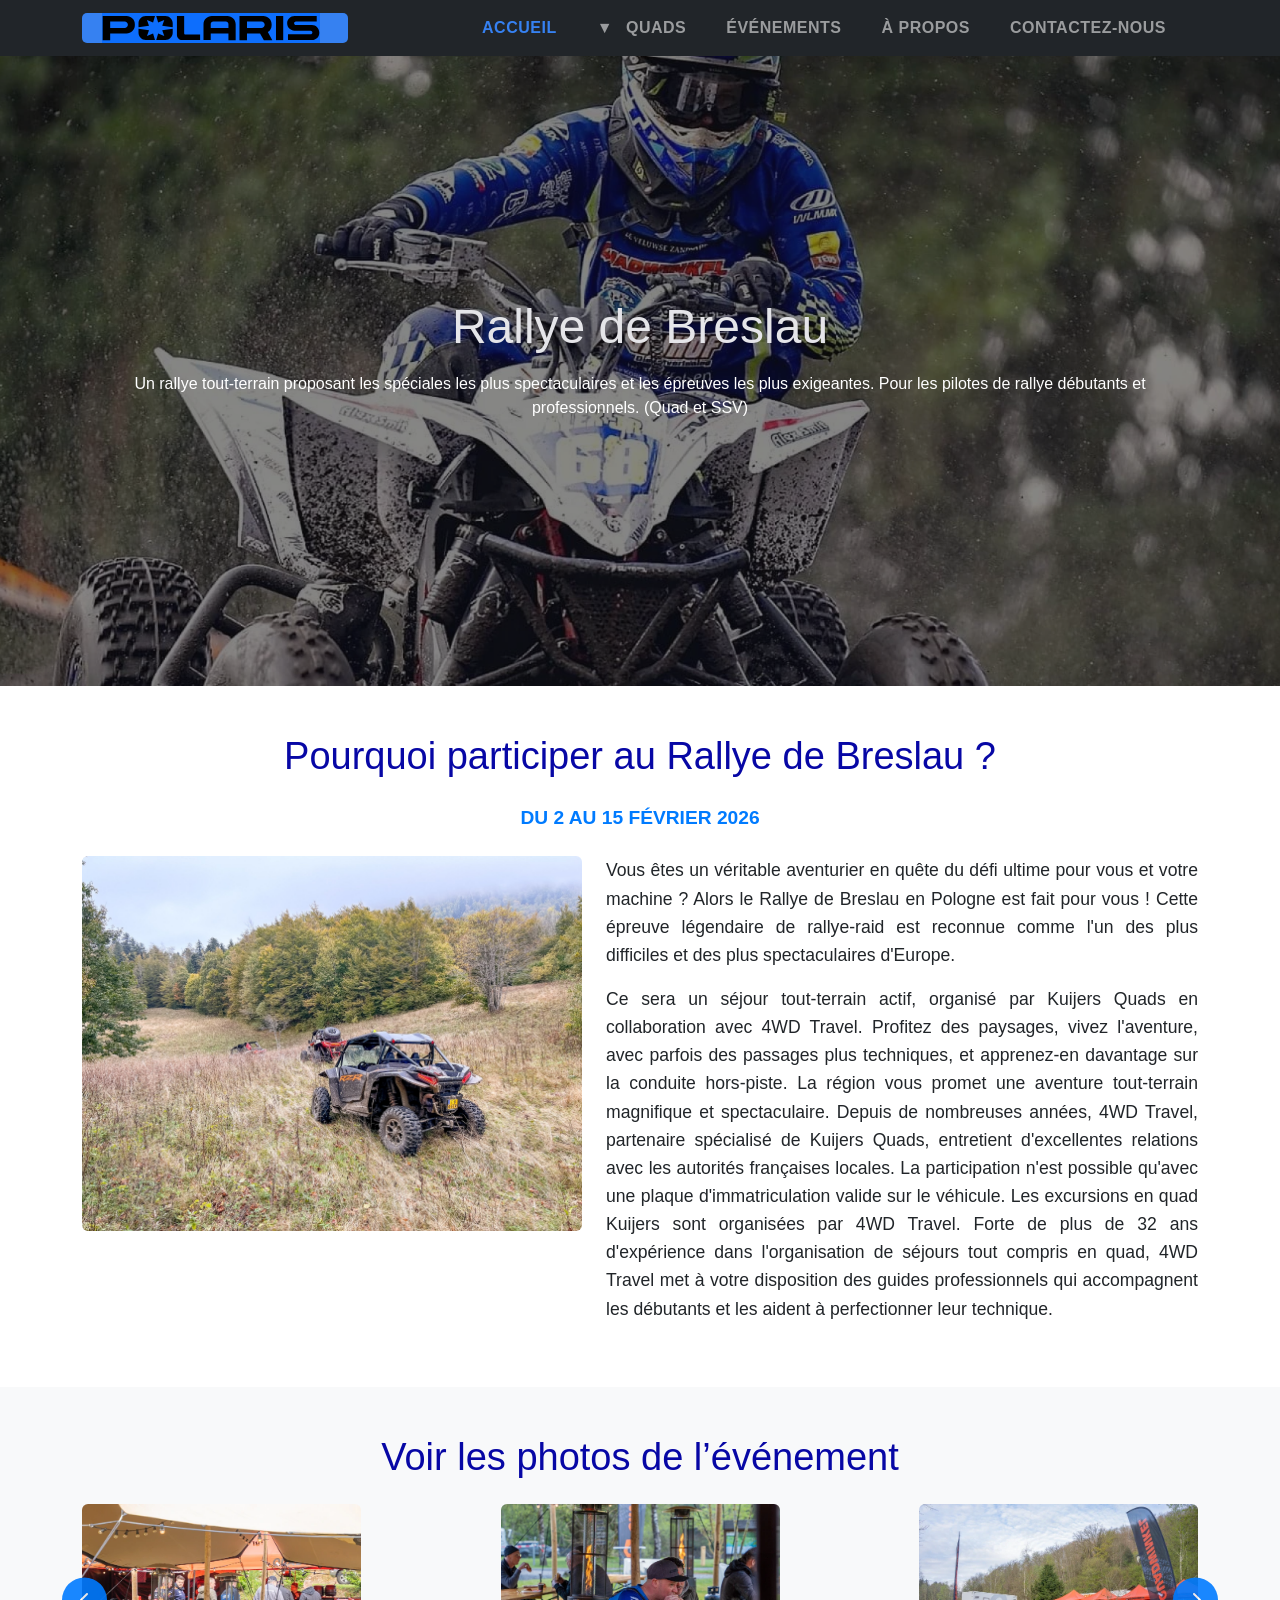
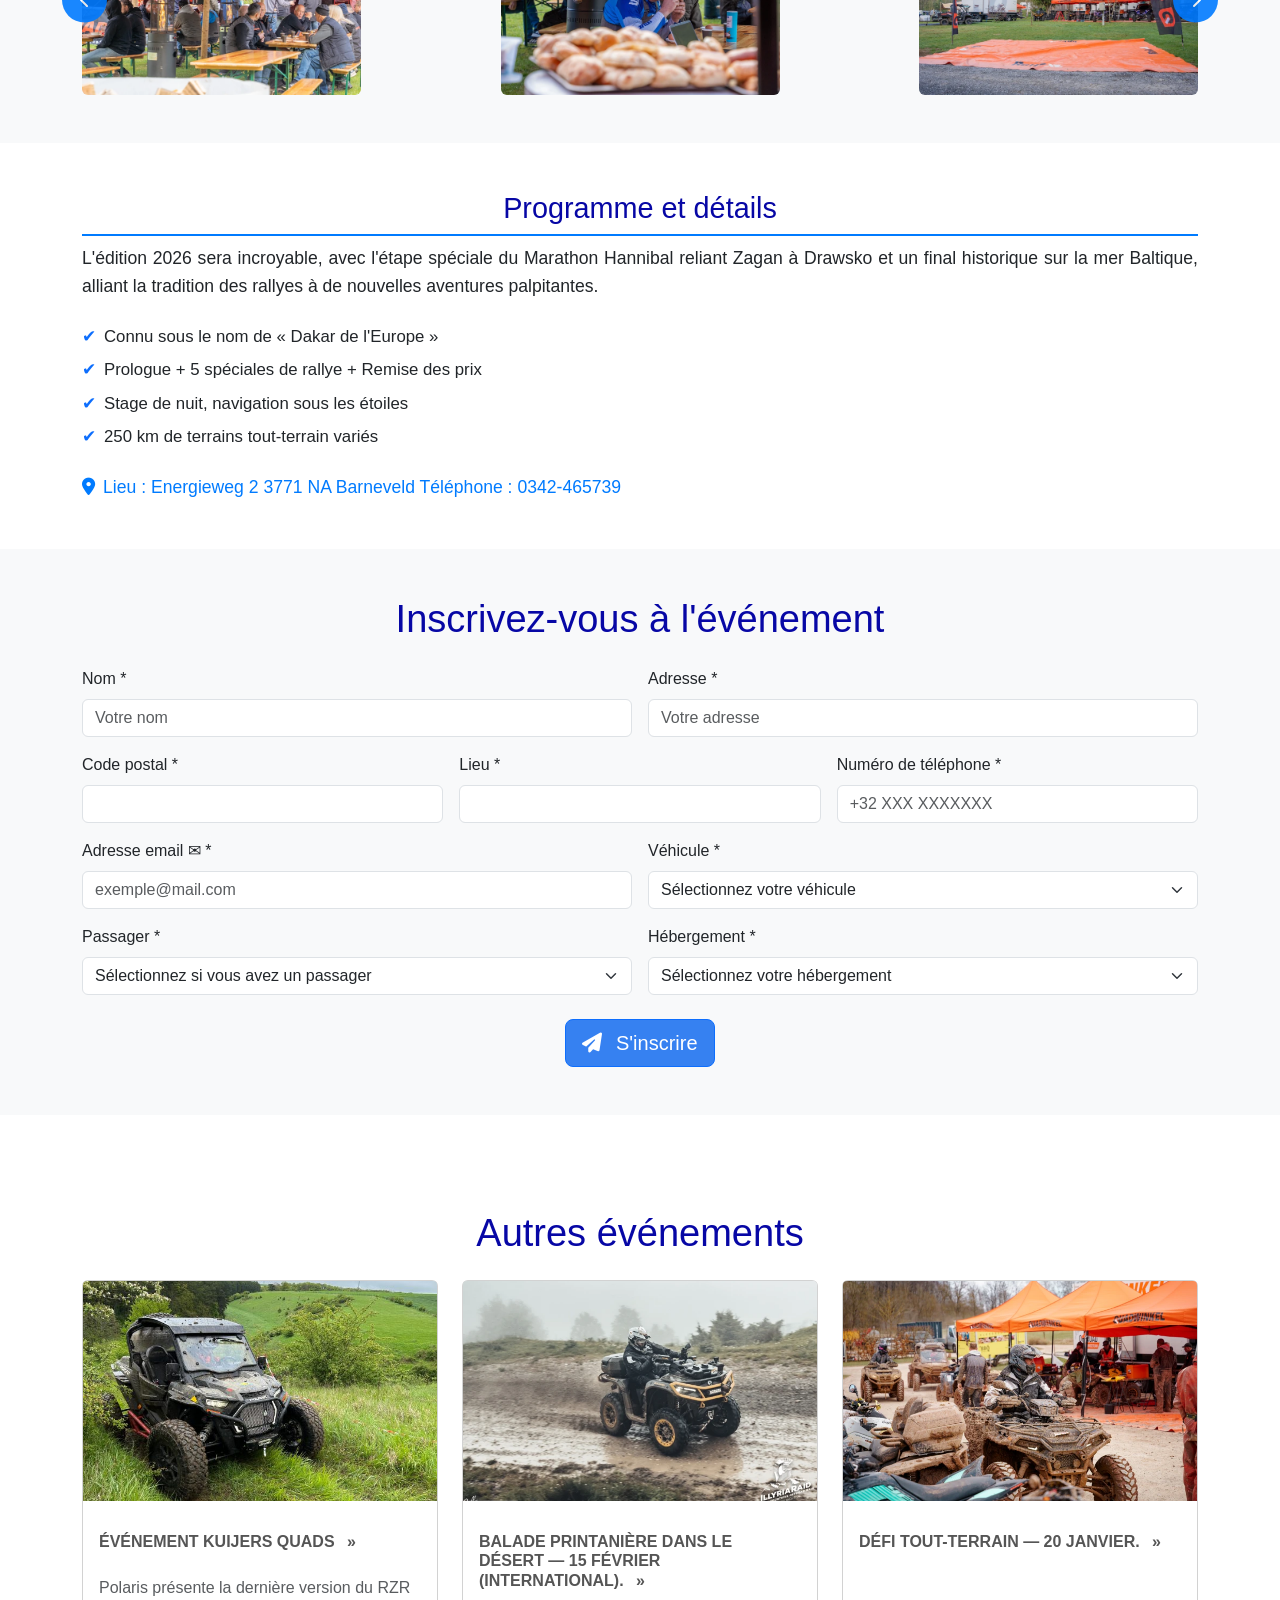
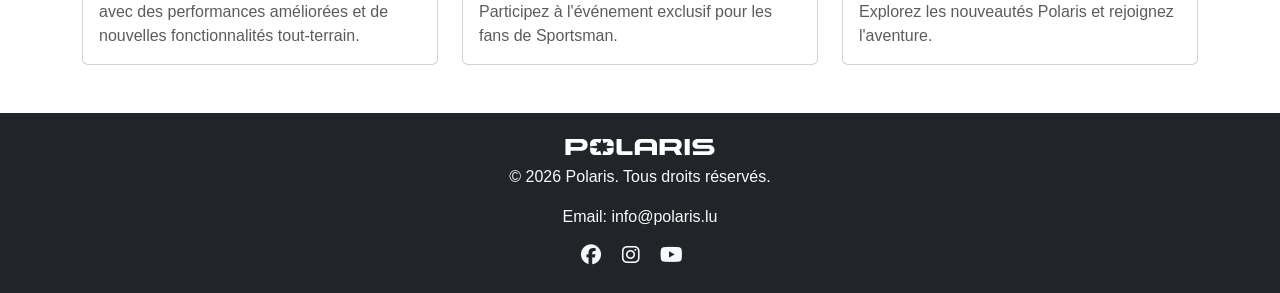
<file: rallye_de_montagne.html>
<!DOCTYPE html>
<html lang="fr">

<head>
  <meta charset="UTF-8" />
  <meta name="viewport" content="width=device-width, initial-scale=1.0" />
  <title>Polaris — Rallye de montagne</title>
  <meta name="description" content="Découvrez notre rallyede montagne.">
  <link href="https://cdn.jsdelivr.net/npm/bootstrap@5.3.2/dist/css/bootstrap.min.css" rel="stylesheet" />
  <link rel="stylesheet" href="https://cdnjs.cloudflare.com/ajax/libs/font-awesome/6.5.0/css/all.min.css" />
  <link rel="stylesheet" href="css/style.css" />
  <script src="https://cdn.jsdelivr.net/npm/bootstrap@5.3.8/dist/js/bootstrap.bundle.min.js"
    integrity="sha384-FKyoEForCGlyvwx9Hj09JcYn3nv7wiPVlz7YYwJrWVcXK/BmnVDxM+D2scQbITxI"
    crossorigin="anonymous"></script>


<body>
  <header>
    <!-- NAVBAR -->
    <nav class="navbar navbar-expand-lg navbar-dark bg-dark sticky-top">
      <div class="container">
        <a class="navbar-brand d-flex align-items-center" href="index.html">
          <img src="images/logo-polaris.svg" alt="Polaris" class="me-2 logo" />
        </a>

        <!-- BUTTON BOURGER MENU -->
        <button class="navbar-toggler" type="button" data-bs-toggle="collapse" data-bs-target="#mainNavbar">
          <span class="navbar-toggler-icon"></span>
        </button>

        <div class="collapse navbar-collapse" id="mainNavbar">
          <!-- LIST MENU -->
          <ul class="navbar-nav ms-auto align-items-lg-center">
            <li class="nav-item">
              <a class="nav-link me-4 active" href="index.html">Accueil</a>
            </li>
            <!-- DROPDOWN ATVs -->
            <li class="nav-item dropdown">
              <a class="nav-link me-4" href="#" id="dropdownATVs" role="button" aria-expanded="false"> <span
                  class="dropdown-icon me-2">▼</span>
                QUADS
              </a>
              <ul class="dropdown-menu" aria-labelledby="dropdownATVs">
                <li>
                  <a class="dropdown-item" href="#">RZR</a>
                </li>
                <li>
                  <a class="dropdown-item" href="#">Ranger</a>
                </li>
                <li>
                  <a class="dropdown-item" href="#">General</a>
                </li>
                <li>
                  <a class="dropdown-item" href="#">Sportsman</a>
                </li>
                <li>
                  <a class="dropdown-item" href="#">Enfants</a>
                </li>
                <li>
                  <a class="dropdown-item" href="atvs.html">Voir tout</a>
                </li>

              </ul>
            </li>

            <li class="nav-item">
              <a class="nav-link me-4" href="events.html">Événements</a>
            </li>
            <li class="nav-item">
              <a class="nav-link me-4" href="about.html">À propos</a>
            </li>

            <li class="nav-item">
              <a class="nav-link me-4" href="contact.html">Contactez-nous</a>
            </li>

          </ul>

        </div>
      </div>
    </nav>
  </header>
  <main>
    <!-- HERO -->
    <section class="hero-bg" style="background-image: url('images/voyage_hors.webp');">
      <div class="hero-overlay"></div>
      <div class="hero-content container">
        <h1 class="mb-3">Rallye de Breslau</h1>

        <p class="mb-4">Un rallye tout-terrain proposant les spéciales les plus spectaculaires et les épreuves les plus
          exigeantes.
          Pour les pilotes de rallye débutants et professionnels. (Quad et SSV)</p>

      </div>
    </section>

    <!-- IMAGE PRINCIPALE DE L'ÉVÉNEMENT -->
    <section class="event-main-img py-5 container">
      <!-- Titre principal au-dessus du bloc -->
      <h2 class="event-main-title text-center mb-4">
        Pourquoi participer au Rallye de Breslau ?
      </h2>
      <p class="event-date text-center mb-4"> Du 2 au 15 février 2026</p>

      <!-- Bloc avec l'image et le texte -->
      <div class="d-flex flex-column flex-md-row align-items-start gap-4">
        <img src="images/evnm2.jpg" class="main-event-img img-fluid rounded" alt="Rallye de Breslau">
        <div class="event-text">

          <p>

            Vous êtes un véritable aventurier en quête du défi ultime pour vous et votre machine ? Alors le Rallye de
            Breslau en Pologne est fait pour vous ! Cette épreuve légendaire de rallye-raid est reconnue comme l'un des
            plus difficiles et des plus spectaculaires d'Europe.
          </p>
          <p>
            Ce sera un séjour tout-terrain actif, organisé par Kuijers Quads en collaboration avec 4WD Travel. Profitez
            des paysages, vivez l'aventure, avec parfois des passages plus techniques, et apprenez-en davantage sur la
            conduite hors-piste. La région vous promet une aventure tout-terrain magnifique et spectaculaire. Depuis de
            nombreuses années, 4WD Travel, partenaire spécialisé de Kuijers Quads, entretient d'excellentes relations
            avec
            les autorités françaises locales.

            La participation n'est possible qu'avec une plaque d'immatriculation valide sur le véhicule.

            Les excursions en quad Kuijers sont organisées par 4WD Travel. Forte de plus de 32 ans d'expérience dans
            l'organisation de séjours tout compris en quad, 4WD Travel met à votre disposition des guides professionnels
            qui accompagnent les débutants et les aident à perfectionner leur technique.
          </p>
        </div>
      </div>
    </section>

    <section class="event-gallery py-5 bg-light">
      <div class="container">
        <h2 class="mb-4 text-center">Voir les photos de l’événement</h2>

        <div id="multiCarousel1" class="carousel slide" data-bs-ride="carousel">
          <div class="carousel-inner">

            <!-- Premier slide -->
            <div class="carousel-item active">
              <div class="d-flex justify-content-between">
                <img src="images/evnm_2_1.webp" class="d-block w-25 rounded" alt="Evénément Rallyede Breslau 1">
                <img src="images/evnm_2_2.webp" class="d-block w-25 rounded" alt="Evénément Rallyede Breslau 2">
                <img src="images/evnm_2_3.webp" class="d-block w-25 rounded" alt="Evénément Rallyede Breslau 3">
              </div>
            </div>

            <!-- Deuxième slide -->
            <div class="carousel-item">
              <div class="d-flex justify-content-between">
                <img src="images/evnm_2_4.webp" class="d-block w-25 rounded" alt="Evénément Rallyede Breslau 4">
                <img src="images/evnm_2_5.webp" class="d-block w-25 rounded" alt="Evénément Rallyede Breslau 5">
                <img src="images/evnm2.jpg" class="d-block w-25 rounded" alt="Evénément Rallyede Breslau 6">
              </div>
            </div>

          </div>

          <!-- Controls -->
          <button class="carousel-control-prev custom-btn" type="button" data-bs-target="#multiCarousel1"
            data-bs-slide="prev">
            <span class="fas fa-chevron-left"></span>
          </button>
          <button class="carousel-control-next custom-btn" type="button" data-bs-target="#multiCarousel1"
            data-bs-slide="next">
            <span class="fas fa-chevron-right"></span>
          </button>
        </div>
      </div>
    </section>

    <!-- PROGRAMME ET DÉTAILS -->
    <section class="event-details py-5">
      <div class="container">

        <!-- Titre -->
        <h2 class="mb-2 text-center">Programme et détails</h2>

        <!-- Paragraphe introductif -->
        <p class="lead text-justify mb-4">
          L'édition 2026 sera incroyable, avec l'étape spéciale du Marathon Hannibal reliant Zagan à Drawsko et un final
          historique sur la mer Baltique, alliant la tradition des rallyes à de nouvelles aventures palpitantes.
        </p>

        <!-- Liste avec galoches et texte justifié -->
        <ul class="list-unstyled programme-list mb-4">
          <li class="d-flex align-items-start mb-2">
            <span class="text-primary me-2">✔</span>
            <span class="flex-grow-1 text-justify">
              Connu sous le nom de « Dakar de l'Europe »
            </span>
          </li>
          <li class="d-flex align-items-start mb-2">
            <span class="text-primary me-2">✔</span>
            <span class="flex-grow-1 text-justify">
              Prologue + 5 spéciales de rallye + Remise des prix
            </span>
          </li>
          <li class="d-flex align-items-start mb-2">
            <span class="text-primary me-2">✔</span>
            <span class="flex-grow-1 text-justify">
              Stage de nuit, navigation sous les étoiles
            </span>
          </li>
          <li class="d-flex align-items-start mb-2">
            <span class="text-primary me-2">✔</span>
            <span class="flex-grow-1 text-justify">
              250 km de terrains tout-terrain variés
            </span>
          </li>
        </ul>

        <!-- Texte complémentaire -->
        <p class="text-location mb-0">
          <i class="fas fa-map-marker-alt me-2"></i>
          Lieu : Energieweg 2 3771 NA Barneveld
          Téléphone : 0342-465739
        </p>

      </div>
    </section>



    <!-- FORMULAIRE D'INSCRIPTION -->
    <section class="registration py-5 bg-light">
      <div class="container">
        <h2 class="mb-4 text-center">Inscrivez-vous à l'événement</h2>

        <!-- FORMULAIRE Bootstrap -->
        <form class="row g-3 needs-validation" novalidate>
          <div class="col-md-6">
            <label for="nom" class="form-label">Nom <span>*</span></label>
            <input type="text" class="form-control" id="nom" placeholder="Votre nom" required>
            <div class="invalid-feedback">Veuillez saisir votre nom.</div>
          </div>

          <div class="col-md-6">
            <label for="adresse" class="form-label">Adresse <span>*</span></label>
            <input type="text" class="form-control" id="adresse" placeholder="Votre adresse" required>
            <div class="invalid-feedback">Veuillez saisir votre adresse.</div>
          </div>

          <div class="col-md-4">
            <label for="codepostal" class="form-label">Code postal <span>*</span></label>
            <input type="text" class="form-control" id="codepostal" required>
            <div class="invalid-feedback">Veuillez saisir votre code postal.</div>
          </div>

          <div class="col-md-4">
            <label for="ville" class="form-label">Lieu <span>*</span></label>
            <input type="text" class="form-control" id="ville" required>
            <div class="invalid-feedback">Veuillez saisir votre ville.</div>
          </div>

          <div class="col-md-4">
            <label for="phone" class="form-label">Numéro de téléphone <span>*</span></label>
            <input type="tel" class="form-control" id="phone" placeholder="+32 XXX XXXXXXX" required>
            <div class="invalid-feedback">Veuillez saisir un numéro de téléphone valide.</div>
          </div>

          <div class="col-md-6">
            <label for="email" class="form-label">Adresse email <span>✉</span> <span>*</span></label>
            <input type="email" class="form-control" id="email" placeholder="exemple@mail.com" required>
            <div class="invalid-feedback">Veuillez saisir une adresse email <span>@</span> valide.</div>
          </div>

          <div class="col-md-6">
            <label for="vehicule" class="form-label">Véhicule <span>*</span></label>
            <select class="form-select" id="vehicule" required>
              <option value="" disabled selected>Sélectionnez votre véhicule</option>
              <option value="quad">Quad, 785 €</option>
              <option value="poussette">Poussette, 785 €</option>
            </select>
            <div class="invalid-feedback">Veuillez sélectionner un véhicule.</div>
          </div>

          <div class="col-md-6">
            <label for="passager" class="form-label">Passager <span>*</span></label>
            <select class="form-select" id="passager" required>
              <option value="" disabled selected>Sélectionnez si vous avez un passager</option>
              <option value="non">Non</option>
              <option value="oui">Avec passager, coût supplémentaire de 385,00 €</option>
            </select>
            <div class="invalid-feedback">Veuillez sélectionner si vous avez un passager.</div>
          </div>

          <div class="col-md-6">
            <label for="hebergement" class="form-label">Hébergement <span>*</span></label>
            <select class="form-select" id="hebergement" required>
              <option value="" disabled selected>Sélectionnez votre hébergement</option>
              <option value="tente">Votre propre tente/camping-car/caravane</option>
              <option value="contact">Je souhaite que 4WD-travel me contacte concernant l'hébergement</option>
            </select>
            <div class="invalid-feedback">Veuillez sélectionner votre hébergement.</div>
          </div>


          <div class="col-12 d-flex justify-content-center mt-4">
            <button type="submit" class="btn btn-primary btn-lg">
              <i class="fa-solid fa-paper-plane me-2"></i> S'inscrire
            </button>
          </div>
        </form>
      </div>
    </section>




    <!-- Autres événements -->
    <section class="py-5">
      <div class="container">

        <!-- Titre de la section -->
        <h2 class="mt-5 mb-4 text-center">Autres événements</h2>

        <!-- Grille des événements -->
        <div class="row g-4">
          <!-- Carte 1 -->
          <div class="col-md-4 d-flex">
            <div class="card h-100">
              <img src="images/evnm1.jpg" class="card-img-top img-cover" alt="Événement KUIJERS QUADS">
              <div class="card-body d-flex flex-column">
                <!-- Titre comme lien -->
                <a href="voyage_hors_route.html" class="article-link">
                  <h3 class="card-title">
                    Événement KUIJERS QUADS
                    <span class="arrow ms-2">»</span>
                  </h3>
                </a>
                <p class="card-text mt-auto text-muted">Polaris présente la dernière version du RZR avec des
                  performances
                  améliorées et de
                  nouvelles fonctionnalités tout-terrain.</p>
              </div>
            </div>
          </div>

          <!-- Carte 2 -->
          <div class="col-md-4 d-flex">
            <div class="card h-100">
              <img src="images/evnm3.webp" class="card-img-top img-cover" alt="Balade printanière dans le désert">
              <div class="card-body d-flex flex-column">

                <a href="#" class="article-link">
                  <h3 class="card-title">
                    Balade printanière dans le désert — 15 février (International).
                    <span class="arrow ms-2">»</span>
                  </h3>

                </a>

                <p class="card-text mt-auto text-muted">Participez à l'événement exclusif pour les fans de Sportsman.
                </p>
              </div>
            </div>
          </div>

          <!-- Carte 3 -->
          <div class="col-md-4 d-flex">
            <div class="card h-100">
              <img src="images/evnm4.webp" class="card-img-top img-cover" alt="Défi tout-terrain">
              <div class="card-body d-flex flex-column">

                <a href="#" class="article-link">
                  <h3 class="card-title">
                    Défi tout-terrain — 20 janvier.
                    <span class="arrow ms-2">»</span>
                  </h3>
                </a>

                <p class="card-text mt-auto text-muted">Explorez les nouveautés Polaris et rejoignez l'aventure.</p>
              </div>
            </div>
          </div>

        </div>
      </div>
    </section>
  </main>
  <!-- FOOTER -->

  <footer class="bg-dark text-light text-center py-4">
    <img src="images/logo-polaris.svg" alt="Logo" class="footer-logo mb-2">

    <p>&copy; 2026 Polaris. Tous droits réservés.</p>

    <p>
      Email: <a href="contact.html" class="text-light">info@polaris.lu</a>
    </p>

    <!-- Réseaux sociaux -->
    <div class="mt-3">
      <a href="#" class="text-light me-3">
        <i class="fa-brands fa-facebook"></i>
      </a>
      <a href="#" class="text-light me-3">
        <i class="fa-brands fa-instagram"></i>
      </a>
      <a href="#" class="text-light me-3">
        <i class="fa-brands fa-youtube"></i>
      </a>
    </div>
  </footer>
  <script src="js/form_validation.js"></script>
</body>

</html>
</file>
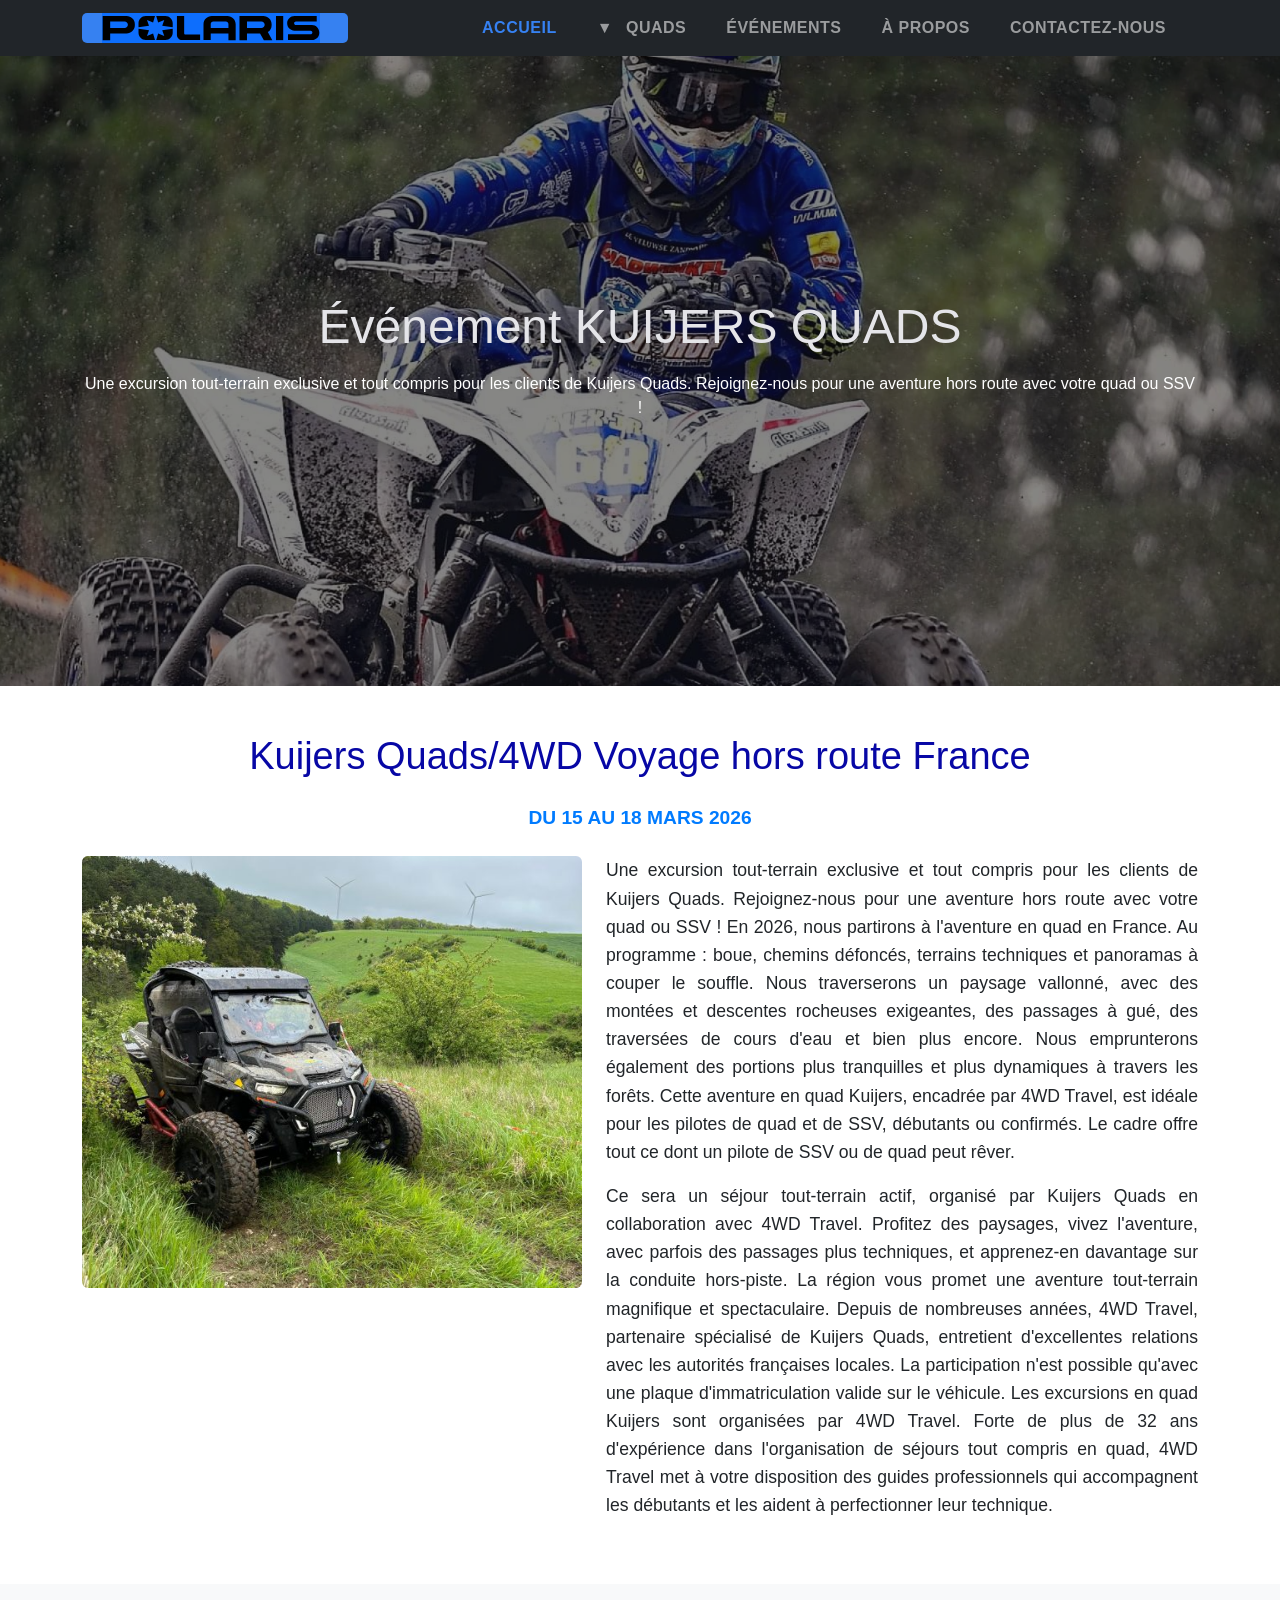
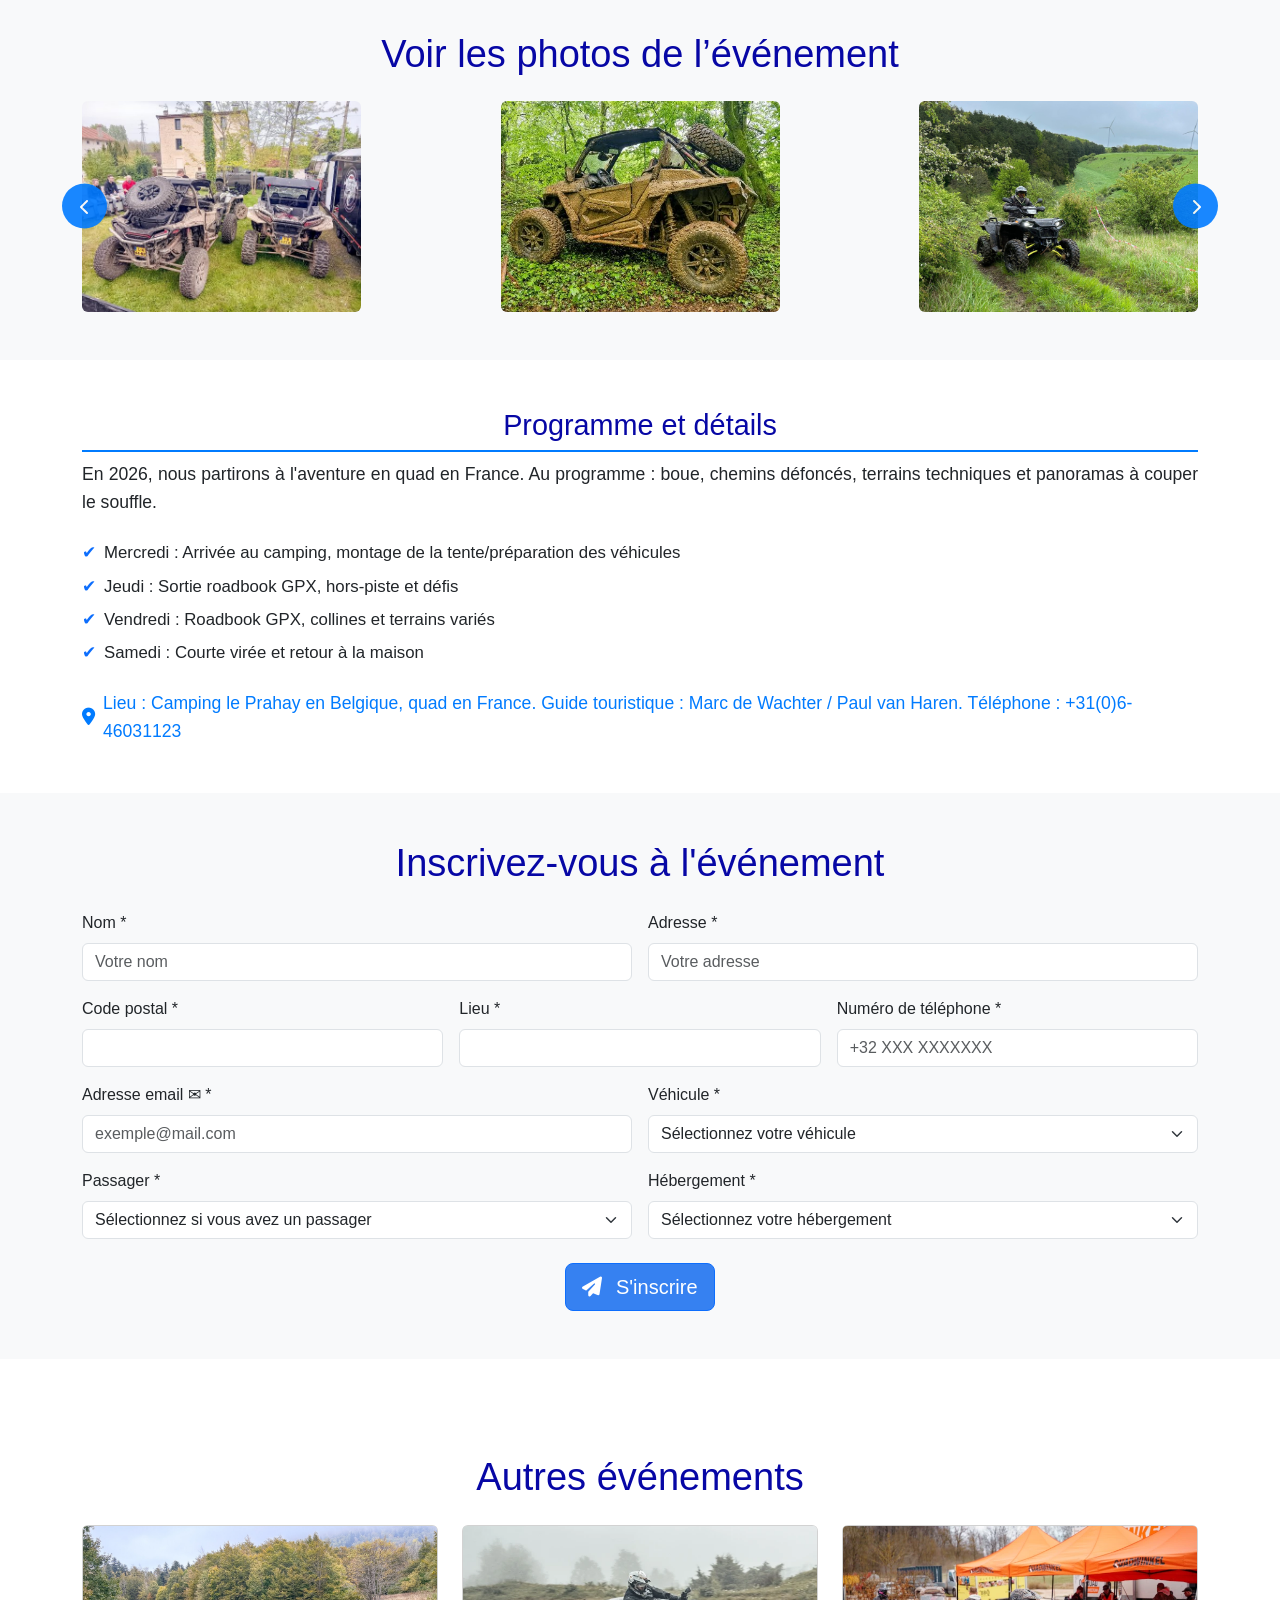
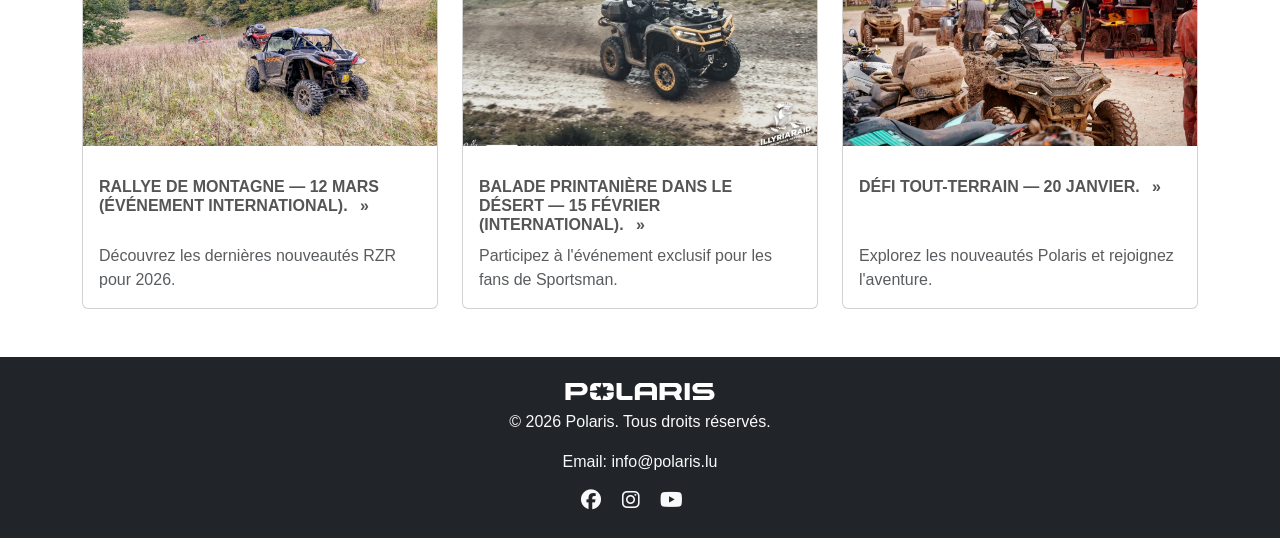
<file: voyage_hors_route.html>
<!DOCTYPE html>
<html lang="fr">

<head>
  <meta charset="UTF-8" />
  <meta name="viewport" content="width=device-width, initial-scale=1.0" />
  <title>Polaris — Voyage horsroute</title>
  <meta name="description" content="Découvrez notre voyage hors route en France">
  <link href="https://cdn.jsdelivr.net/npm/bootstrap@5.3.2/dist/css/bootstrap.min.css" rel="stylesheet" />
  <link rel="stylesheet" href="https://cdnjs.cloudflare.com/ajax/libs/font-awesome/6.5.0/css/all.min.css" />
  <link rel="stylesheet" href="css/style.css" />
  <script src="https://cdn.jsdelivr.net/npm/bootstrap@5.3.8/dist/js/bootstrap.bundle.min.js"
    integrity="sha384-FKyoEForCGlyvwx9Hj09JcYn3nv7wiPVlz7YYwJrWVcXK/BmnVDxM+D2scQbITxI"
    crossorigin="anonymous"></script>


<body>
  <header>
    <!-- NAVBAR -->
    <nav class="navbar navbar-expand-lg navbar-dark bg-dark sticky-top">
      <div class="container">
        <a class="navbar-brand d-flex align-items-center" href="index.html">
          <img src="images/logo-polaris.svg" alt="Polaris" class="me-2 logo" />
        </a>

        <!-- BUTTON BOURGER MENU -->
        <button class="navbar-toggler" type="button" data-bs-toggle="collapse" data-bs-target="#mainNavbar">
          <span class="navbar-toggler-icon"></span>
        </button>

        <div class="collapse navbar-collapse" id="mainNavbar">
          <!-- LIST MENU -->
          <ul class="navbar-nav ms-auto align-items-lg-center">
            <li class="nav-item">
              <a class="nav-link me-4 active" href="index.html">Accueil</a>
            </li>
            <!-- DROPDOWN ATVs -->
            <li class="nav-item dropdown">
              <a class="nav-link me-4 " href="#" id="dropdownATVs" role="button" aria-expanded="false">
                <span class="dropdown-icon me-2">▼</span>
                QUADS
              </a>
              <ul class="dropdown-menu" aria-labelledby="dropdownATVs">
                <li>
                  <a class="dropdown-item" href="#">RZR</a>
                </li>
                <li>
                  <a class="dropdown-item" href="#">Ranger</a>
                </li>
                <li>
                  <a class="dropdown-item" href="#">General</a>
                </li>
                <li>
                  <a class="dropdown-item" href="#">Sportsman</a>
                </li>
                <li>
                  <a class="dropdown-item" href="#">Enfants</a>
                </li>
                <li>
                  <a class="dropdown-item" href="atvs.html">Voir tout</a>
                </li>

              </ul>
            </li>

            <li class="nav-item">
              <a class="nav-link me-4" href="events.html">Événements</a>
            </li>
            <li class="nav-item">
              <a class="nav-link me-4" href="about.html">À propos</a>
            </li>

            <li class="nav-item">
              <a class="nav-link me-4" href="contact.html">Contactez-nous</a>
            </li>

          </ul>

        </div>
      </div>
    </nav>
  </header>
  <main>
    <!-- HERO -->
    <section class="hero-bg" style="background-image: url('images/voyage_hors.webp');">
      <div class="hero-overlay"></div>
      <div class="hero-content container">
        <h1 class="mb-3">Événement KUIJERS QUADS</h1>

        <p class="mb-4">Une excursion tout-terrain exclusive et tout compris pour les clients de Kuijers Quads.
          Rejoignez-nous pour une
          aventure hors route avec votre quad ou SSV !</p>

      </div>
    </section>

    <!-- IMAGE PRINCIPALE DE L'ÉVÉNEMENT -->
    <section class="event-main-img py-5 container">
      <!-- Titre principal au-dessus du bloc -->
      <h2 class="event-main-title text-center mb-4">
        Kuijers Quads/4WD Voyage hors route France
      </h2>
      <p class="event-date text-center mb-4"> Du 15 au 18 mars 2026</p>

      <!-- Bloc avec l'image et le texte -->
      <div class="d-flex flex-column flex-md-row align-items-start gap-4">
        <img src="images/evnm1.jpg" class="main-event-img img-fluid rounded" alt="Événement KUIJERS QUADS">
        <div class="event-text">

          <p>

            Une excursion tout-terrain exclusive et tout compris pour les clients de Kuijers Quads. Rejoignez-nous pour
            une aventure hors route avec votre quad ou SSV !

            En 2026, nous partirons à l'aventure en quad en France. Au programme : boue, chemins défoncés, terrains
            techniques et panoramas à couper le souffle. Nous traverserons un paysage vallonné, avec des montées et
            descentes rocheuses exigeantes, des passages à gué, des traversées de cours d'eau et bien plus encore. Nous
            emprunterons également des portions plus tranquilles et plus dynamiques à travers les forêts. Cette aventure
            en quad Kuijers, encadrée par 4WD Travel, est idéale pour les pilotes de quad et de SSV, débutants ou
            confirmés. Le cadre offre tout ce dont un pilote de SSV ou de quad peut rêver.
          </p>
          <p>
            Ce sera un séjour tout-terrain actif, organisé par Kuijers Quads en collaboration avec 4WD Travel. Profitez
            des paysages, vivez l'aventure, avec parfois des passages plus techniques, et apprenez-en davantage sur la
            conduite hors-piste. La région vous promet une aventure tout-terrain magnifique et spectaculaire. Depuis de
            nombreuses années, 4WD Travel, partenaire spécialisé de Kuijers Quads, entretient d'excellentes relations
            avec
            les autorités françaises locales.

            La participation n'est possible qu'avec une plaque d'immatriculation valide sur le véhicule.

            Les excursions en quad Kuijers sont organisées par 4WD Travel. Forte de plus de 32 ans d'expérience dans
            l'organisation de séjours tout compris en quad, 4WD Travel met à votre disposition des guides professionnels
            qui accompagnent les débutants et les aident à perfectionner leur technique.
          </p>
        </div>
      </div>
    </section>

    <section class="event-gallery py-5 bg-light">
      <div class="container">
        <h2 class="mb-4 text-center">Voir les photos de l’événement</h2>

        <div id="multiCarousel2" class="carousel slide" data-bs-ride="carousel">
          <div class="carousel-inner">

            <!-- Premier slide -->
            <div class="carousel-item active">
              <div class="d-flex justify-content-between">
                <img src="images/evnm_1_1.jpg" class="d-block w-25 rounded" alt="Polaris Sportsman">
                <img src="images/evnm_1_2.jpg" class="d-block w-25 rounded" alt="Quads Polaris">
                <img src="images/evnm_1_3.jpg" class="d-block w-25 rounded" alt="Polaris RZR">
              </div>
            </div>

            <!-- Deuxième slide -->
            <div class="carousel-item">
              <div class="d-flex justify-content-between">
                <img src="images/evnm_1_4.jpg" class="d-block w-25 rounded" alt="Polaris RZR 2">
                <img src="images/evnm_1_5.jpg" class="d-block w-25 rounded" alt="Polaris Sportsman 2">
                <img src="images/evnm1.jpg" class="d-block w-25 rounded" alt="Polaris Sportsman 3">
              </div>
            </div>

          </div>

          <!-- Controls -->
          <button class="carousel-control-prev custom-btn" type="button" data-bs-target="#multiCarousel2"
            data-bs-slide="prev">
            <span class="fas fa-chevron-left"></span>
          </button>
          <button class="carousel-control-next custom-btn" type="button" data-bs-target="#multiCarousel2"
            data-bs-slide="next">
            <span class="fas fa-chevron-right"></span>
          </button>
        </div>
      </div>
    </section>

    <!-- PROGRAMME ET DÉTAILS -->
    <section class="event-details py-5">
      <div class="container">

        <!-- Titre -->
        <h2 class="mb-2 text-center">Programme et détails</h2>

        <!-- Paragraphe introductif -->
        <p class="lead text-justify mb-4">
          En 2026, nous partirons à l'aventure en quad en France. Au programme : boue, chemins défoncés, terrains
          techniques et panoramas à couper le souffle.
        </p>

        <!-- Liste avec galoches et texte justifié -->
        <ul class="list-unstyled programme-list mb-4">
          <li class="d-flex align-items-start mb-2">
            <span class="text-primary me-2">✔</span>
            <span class="flex-grow-1 text-justify">
              Mercredi : Arrivée au camping, montage de la tente/préparation des véhicules
            </span>
          </li>
          <li class="d-flex align-items-start mb-2">
            <span class="text-primary me-2">✔</span>
            <span class="flex-grow-1 text-justify">
              Jeudi : Sortie roadbook GPX, hors-piste et défis
            </span>
          </li>
          <li class="d-flex align-items-start mb-2">
            <span class="text-primary me-2">✔</span>
            <span class="flex-grow-1 text-justify">
              Vendredi : Roadbook GPX, collines et terrains variés
            </span>
          </li>
          <li class="d-flex align-items-start mb-2">
            <span class="text-primary me-2">✔</span>
            <span class="flex-grow-1 text-justify">
              Samedi : Courte virée et retour à la maison
            </span>
          </li>
        </ul>

        <!-- Texte complémentaire -->
        <p class="text-location mb-0">
          <i class="fas fa-map-marker-alt me-2"></i>
          Lieu : Camping le Prahay en Belgique, quad en France. Guide touristique : Marc de Wachter / Paul van Haren.
          Téléphone : +31(0)6-46031123
        </p>

      </div>
    </section>



    <!-- FORMULAIRE D'INSCRIPTION -->
    <section class="registration py-5 bg-light">
      <div class="container">
        <h2 class="mb-4 text-center">Inscrivez-vous à l'événement</h2>

        <!-- FORMULAIRE Bootstrap -->
        <form class="row g-3 needs-validation" novalidate>
          <div class="col-md-6">
            <label for="nom" class="form-label">Nom <span>*</span> </label>
            <input type="text" class="form-control" id="nom" placeholder="Votre nom" required>
            <div class="invalid-feedback">Veuillez saisir votre nom.</div>
          </div>

          <div class="col-md-6">
            <label for="adresse" class="form-label">Adresse <span>*</span></label>
            <input type="text" class="form-control" id="adresse" placeholder="Votre adresse" required>
            <div class="invalid-feedback">Veuillez saisir votre adresse.</div>
          </div>

          <div class="col-md-4">
            <label for="codepostal" class="form-label">Code postal <span>*</span></label>
            <input type="text" class="form-control" id="codepostal" required>
            <div class="invalid-feedback">Veuillez saisir votre code postal.</div>
          </div>

          <div class="col-md-4">
            <label for="ville" class="form-label">Lieu <span>*</span></label>
            <input type="text" class="form-control" id="ville" required>
            <div class="invalid-feedback">Veuillez saisir votre ville.</div>
          </div>

          <div class="col-md-4">
            <label for="phone" class="form-label">Numéro de téléphone <span>*</span></label>
            <input type="tel" class="form-control" id="phone" placeholder="+32 XXX XXXXXXX" required>
            <div class="invalid-feedback">Veuillez saisir un numéro de téléphone valide.</div>
          </div>

          <div class="col-md-6">
            <label for="email" class="form-label">Adresse email <span>✉</span> <span>*</span> </label>
            <input type="email" class="form-control" id="email" placeholder="exemple@mail.com" required>
            <div class="invalid-feedback">Veuillez saisir une adresse email <span>@</span> valide.</div>
          </div>

          <div class="col-md-6">
            <label for="vehicule" class="form-label">Véhicule <span>*</span></label>
            <select class="form-select" id="vehicule" required>
              <option value="" disabled selected>Sélectionnez votre véhicule</option>
              <option value="quad">Quad, 785 €</option>
              <option value="poussette">Poussette, 785 €</option>
            </select>
            <div class="invalid-feedback">Veuillez sélectionner un véhicule.</div>
          </div>

          <div class="col-md-6">
            <label for="passager" class="form-label">Passager <span>*</span></label>
            <select class="form-select" id="passager" required>
              <option value="" disabled selected>Sélectionnez si vous avez un passager</option>
              <option value="non">Non</option>
              <option value="oui">Avec passager, coût supplémentaire de 385,00 €</option>
            </select>
            <div class="invalid-feedback">Veuillez sélectionner si vous avez un passager.</div>
          </div>

          <div class="col-md-6">
            <label for="hebergement" class="form-label">Hébergement <span>*</span></label>
            <select class="form-select" id="hebergement" required>
              <option value="" disabled selected>Sélectionnez votre hébergement</option>
              <option value="tente">Votre propre tente/camping-car/caravane</option>
              <option value="contact">Je souhaite que 4WD-travel me contacte concernant l'hébergement</option>
            </select>
            <div class="invalid-feedback">Veuillez sélectionner votre hébergement.</div>
          </div>


          <div class="col-12 d-flex justify-content-center mt-4">
            <button type="submit" class="btn btn-primary btn-lg">
              <i class="fa-solid fa-paper-plane me-2"></i> S'inscrire
            </button>
          </div>
        </form>
      </div>
    </section>





    <!-- Autres événements -->
    <section class="py-5">
      <div class="container">

        <!-- Titre de la section -->
        <h2 class="mt-5 mb-4 text-center">Autres événements</h2>

        <!-- Grille des événements -->
        <div class="row g-4">
          <!-- Carte 1 -->
          <div class="col-md-4 d-flex">
            <div class="card h-100">
              <img src="images/evnm2.jpg" class="card-img-top img-cover" alt="Rallye de montagne">
              <div class="card-body d-flex flex-column">
                <!-- Titre comme lien -->
                <a href="rallye_de_montagne.html" class="article-link">
                  <h3 class="card-title">
                    Rallye de montagne — 12 mars (Événement international).
                    <span class="arrow ms-2">»</span>
                  </h3>
                </a>
                <p class="card-text mt-auto text-muted">Découvrez les dernières nouveautés RZR pour 2026.</p>
              </div>
            </div>
          </div>

          <!-- Carte 2 -->
          <div class="col-md-4 d-flex">
            <div class="card h-100">
              <img src="images/evnm3.webp" class="card-img-top img-cover" alt="Balade printanière dans le désert">
              <div class="card-body d-flex flex-column">

                <a href="#" class="article-link">
                  <h3 class="card-title">
                    Balade printanière dans le désert — 15 février (International).
                    <span class="arrow ms-2">»</span>
                  </h3>

                </a>

                <p class="card-text mt-auto text-muted">Participez à l'événement exclusif pour les fans de Sportsman.
                </p>
              </div>
            </div>
          </div>

          <!-- Carte 3 -->
          <div class="col-md-4 d-flex">
            <div class="card h-100">
              <img src="images/evnm4.webp" class="card-img-top img-cover" alt="Défi tout-terrain">
              <div class="card-body d-flex flex-column">

                <a href="#" class="article-link">
                  <h3 class="card-title">
                    Défi tout-terrain — 20 janvier.
                    <span class="arrow ms-2">»</span>
                  </h3>
                </a>

                <p class="card-text mt-auto text-muted">Explorez les nouveautés Polaris et rejoignez l'aventure.</p>
              </div>
            </div>

          </div>
        </div>
      </div>
    </section>
  </main>

  <!-- FOOTER -->

  <footer class="bg-dark text-light text-center py-4">
    <img src="images/logo-polaris.svg" alt="Logo" class="footer-logo mb-2">

    <p>&copy; 2026 Polaris. Tous droits réservés.</p>

    <p>
      Email: <a href="contact.html" class="text-light">info@polaris.lu</a>
    </p>

    <!-- Réseaux sociaux -->
    <div class="mt-3">
      <a href="#" class="text-light me-3">
        <i class="fa-brands fa-facebook"></i>
      </a>
      <a href="#" class="text-light me-3">
        <i class="fa-brands fa-instagram"></i>
      </a>
      <a href="#" class="text-light me-3">
        <i class="fa-brands fa-youtube"></i>
      </a>
    </div>
  </footer>
  <script src="js/form_validation.js"></script>
</body>



</html>
</file>
<file: css/style.css>
/* GENERAL STYLES */
body {
    font-family: 'Barlow', sans-serif;
}

/* GENERAL STYLES POUR LES TITRES styles pour les titres */

h1 {
    font-size: 48px;
    color: rgb(229, 229, 233);
    font-family: 'Barlow', sans-serif;
}

h2 {
    font-size: 38px;
    color: rgb(7, 7, 165);    
    font-family: 'Barlow', sans-serif;
}

h3 {
    font-size: 30px;
    color: rgb(25, 25, 25);
    font-family: 'Barlow', sans-serif;
    
}


h4 {
    font-size: 24px;
    color: rgb(25, 25, 25);;
    font-family: 'Barlow', sans-serif;
    
}

h5 {
    font-size: 19px;
    color: rgb(25, 25, 25);;
    font-family: 'Barlow', sans-serif;
    
}

p {
    margin-top: 0;      /* pas de marge en haut */
    margin-bottom: 1rem; /*il y a une marge en bas*/
}

/* H1 */
.card-title
{
    font-size: 16px;
    color: #555555;
    font-weight: bold;  /*l'épaisseur de la police*/
    text-transform: uppercase;   /*  met tout le texte en lettres majuscules*/
    margin-top: 15px;       /* les marges externes de l'élément en haut et en bas */
    margin-bottom: 10px;
    font-family: 'Barlow', sans-serif;
    font-weight: 600;
   
}

/*LES STYLES POUR LES LINK MODELES ET EVENEMENT Accueil*/
/*Supprime le soulignement pour les liens des événements*/
.article-link {
    text-decoration: none;
}

/*Lorsque l'on survole le lien, changer la couleur du titre à l'intérieur*/

.article-link:hover .card-title {
    color: #1e90ff;
}
/*Supprime le soulignement pour les liens des cartes*/
.card-link {
    text-decoration: none;
}
/* Lorsque l'on survole le lien de la carte, changer la couleur du titre à l'intérieur */
.card-link:hover .card-title {
    color: #1e90ff;
}

/* NAVBAR */

.navbar {
    font-weight: 600;
    letter-spacing: 0.5px;
   
}

/* nav-link pour a */
/*soulignement de l’item de menu par une ligne bleue*/
.nav-link {
    position: relative;
    transition: color 0.3s ease;  /*transition douce des changements de style*/
    font-family: 'Barlow', sans-serif;
    text-transform: uppercase;
}

/* animation de soulignement au survol */
.nav-link::after {
    content: "";
    position: absolute;
    width: 0%;
    height: 2px;
   background: #0d6efd;
    bottom: 0;
    left: 0;
    transition: width 0.3s ease;
}
/* la ligne s’étend sur toute la largeur du lien */
.nav-link:hover::after {
    width: 100%;
   
}

/* icône la flèche  */
.nav-link .dropdown-icon {
  pointer-events: none; /* le clic sur la flèche ne bloque pas le lien */
  transform: scale(1.2);
}

/* Active page */
.nav-link.active {
    color:  #3681f1 !important;
}

/* Shop button */
.navbar .btn-primary {
    padding: 6px 18px;
    border-radius: 30px;
}

/* Сolor of logo */
.navbar-brand {
    color: #0d6efd;
    padding: 0 20px;          /* augmente l'espace à gauche et à droite */
    background-color: #3681f1; /* fond derrière le logo */
    border-radius: 5px;       /* si vous souhaitez des coins arrondis */
    display: inline-flex;     /* pour que le contenu logo + texte reste centré horizontalement */
    align-items: center;      /* alignement vertical du logo */
     
}

/* Сolor of hamburger menu border */
.navbar-toggler {
    border-color: #3681f1; 
    
}
/* Сolor of hamburger icon */
.navbar-toggler-icon {
    background-image: url("data:image/svg+xml,%3csvg viewBox='0 0 30 30' xmlns='http://www.w3.org/2000/svg'%3e%3cpath stroke='%233681f1' stroke-width='2' stroke-linecap='round' stroke-miterlimit='10' d='M4 7h22M4 15h22M4 23h22'/%3e%3c/svg%3e");

}

/* LOGO */
.logo{
    height: 30px; 
    background-color: #0d6efd;

}

/* HERO */
.hero {
 position: relative;
 width: 100%;
 height: 700px; 
 overflow: hidden; /* masque les débordements */
   


}
/*calque sombre semi-transparent*/
.hero-overlay {
    position: absolute; /* position absolue pour couvrir entièrement le parent */
    top: 0;             /* placer en haut du parent */
    left: 0;            /* placer à gauche du parent */
    height: 100%;       /* hauteur = hauteur du parent */
    width: 100%;
    background: rgba(15, 14, 14, 0.5); /* fond semi-transparent (noir avec 50% d'opacité) */
}

/* contenu (texte) */
.hero-content {
  position: relative; /* Permet de positionner des éléments enfants absolument par rapport à ce conteneur */
  z-index: 2;         /* Définit la superposition : cet élément sera au-dessus des éléments avec un z-index plus faible */
  color: white;       /* La couleur du texte à l'intérieur sera blanche */
  text-align: center; /* Centre le texte horizontalement à l'intérieur du conteneur */
}


.hero-bg {
  position: relative;              
  background-size: cover;       
  background-position: center;     
  background-repeat: no-repeat;    
  height: 70vh;                    
  display: flex;                   
  align-items: center;            
  justify-content: center;          
  color: white; 
}

/* GALLERY/EVENEMENTS  */
.event-gallery img {
  transition: transform 0.3s;
}

.event-gallery img:hover {
  transform: scale(1.05);
}


.models {
  background-color: #FFFFFF;
}



/*TEAM / GALLERY  */
.team-img {
  width: 150px;            
  height: 150px;           
  margin-top: 1rem;        
  margin-left: auto;       
  margin-right: auto;      
  border-radius: 50%;      
  object-fit: cover;       
  display: block;          
}



/*BOUTON EVENEMENTS  */
.event-btn {
  
  color: #3681f1;
 
}
ы
.event-btn.active {
  
  background-color: #3681f1;
  color: white;
  border-color: #3681f1;
}


/* Hide dropdown by default */
.dropdown-menu {
  display: none;
}

/* Show dropdown on hover */
.navbar .dropdown:hover .dropdown-menu {
  display: block;
}


.img-event {
  margin-left: 13px;
}

.carousel-item > div > img{
    max-height:220px;
}

/* VIDÉO EN FOND */

.video-bg iframe {
  position: absolute; /* position absolue pour centrer le iframe dans son conteneur */
  top: 50%;   /* position verticale au milieu */
  left: 50%;  /* position horizontale au milieu */

  width: 100vw; /* largeur = largeur de la fenêtre */
  height: 100vh; /* hauteur = hauteur de la fenêtre */
  transform: translate(-50%, -50%); /* décalage pour centrer exactement */
  pointer-events: none; /* désactive les interactions avec la vidéo */
}


/* ====== MAIN IMAGE ET TEXTE ====== */
.event-main-img {
  gap: 2rem;
  align-items: flex-start;
}

.main-event-img {
  width: 100%;
  max-width: 500px;
  border-radius: 10px;
  flex-shrink: 0;
}

.event-text h2 {
  font-size: 2rem;
  margin-bottom: 1rem;
}

.event-text p {
  font-size: 1.1rem;
  line-height: 1.6;
}


/* ====== PROGRAMME ET DÉTAILS ====== */
.event-details h2 {
  font-size: 1.8rem;
  margin-bottom: 1rem;
  border-bottom: 2px solid #007bff;
  padding-bottom: 0.5rem;
}

.event-details p {
  font-size: 1.1rem;
  line-height: 1.6;
  margin-bottom: 1rem;
}

.programme-list {
  list-style: disc inside;
  margin-bottom: 1.5rem;
  padding-left: 0;
}

.programme-list li {
  margin-bottom: 0.5rem;
  font-size: 1.05rem;
}



  .event-text h2 {
    font-size: 1.5rem;
  }

  .event-text p {
    text-align: justify;
  }


/* Taille des images */
.carousel-item img {
  width: 25%;
  height: auto;
  object-fit: cover;
  border-radius: 10px;
}

/* Boutons-flèches sous forme de cercle carrusel */
.custom-btn {
  position: absolute;
  top: 50%;
  transform: translateY(-50%);
  background-color: #007bff;
  border: none;
  width: 45px;
  height: 45px;
  border-radius: 50%;
  display: flex;
  align-items: center;
  justify-content: center;
  color: #fff;
  opacity: 0.9;
  transition: opacity 0.4s;
  z-index: 10;
}

.custom-btn:hover {
  opacity: 1;
}

.carousel-control-prev.custom-btn {
  left: -20px;
}

.carousel-control-next.custom-btn {
  right: -20px;
}

.custom-btn .fas {
  font-size: 1rem;
}





  .event-date {
 font-weight: bold;         
  color: #007bff;             
  font-size: 1.2rem;          
  margin-bottom: 1rem;       
  text-transform: uppercase; 
   
}


/* On aligne le texte joliment.*/
.programme-list li span.flex-grow-1 {
  display: block;
  line-height: 1.5;
}

/* On justifie le texte.*/
.text-justify {
  text-align: justify;
  text-justify: inter-word;
}



/* Style pour le texte indiquant la localisation*/
.text-location {
  font-size: 1.50rem;    /* Taille de texte augmentée */
  font-weight: 500;      /* Légèrement plus gras */
  display: flex;         /* Icône et texte sur la même ligne */
  align-items: center;   /* Alignement vertical de l'icône avec le texte */
  line-height: 1.6;      /* Interligne */
  color: #007bff;        /* Couleur du texte bleu (optionnel) */
}


/* Faire en sorte que les images aient la même hauteur et couper le surplus */
.img-cover {
  height: 220px;         /* même hauteur pour toutes les images */
  object-fit: cover;     /* couper l'image tout en conservant les proportions */
  width: 100%;           /* s'étendre sur toute la largeur de la carte */
  border-top-left-radius: 0.25rem; 
  border-top-right-radius: 0.25rem;
}

/* PRODUCT CARD EFFECT */
.product-card {
    transition: 0.3s ease;
}

.product-card:hover {
    transform: scale(1.05) rotate(0deg) translateY(-5px);
}

/* BUTTON primary et secondary TRANSITION */
.btn-primary, .btn-secondary {
    transition: 0.3s ease;           /*  animation fluide*/
}

.btn-primary:hover {
    transform: scale(1.1);
}

.btn-secondary:hover {
    transform: scale(1.05);
}

.btn-primary {
  background-color:#3681f1;
}

.btn-secondary {
  background-color: #939393;
}



/* PRICE STYLE */
.old-price {
    text-decoration: line-through;
    color: gray;
    font-size: 14px;
}

.new-price {
    color: red;
    font-size: 20px;
    font-weight: bold;
}

.pricefornewcol {
    color: rgb(22, 21, 21);
    font-size: 20px;
    font-weight: bold;
}

/* SALE BADGE */
.sale-badge {
    position: absolute;
    top: 10px;
    left: 10px;
    background: red;
    color: white;
    padding: 5px 10px;
    font-size: 12px;
    border-radius: 20px;
    z-index: 10;
}

/* CARD IMAGE POSITION */
.card-img-wrapper {
    position: relative;
    overflow: hidden;
}

.card-img-wrapper img {
    transition: 0.4s ease;
}

.card:hover img {
    transform: scale(1.1);
}


/* FOOTER */

.footer-logo {
    width: 150px;       
    filter: brightness(0) invert(1); /* blanc */
}

.footer-logo:hover {
    opacity: 0.7; /* ombrage */
}


footer a {
    text-decoration: none;
}

footer a:hover {
    text-decoration: underline;
   
    }

footer a i {
    font-size: 20px;
    transition: 0.3s;
}

footer a:hover i {
    color: #0d6efd;

}

/* ====== RESPONSIVE ====== */
@media (max-width: 768px) {
  .event-main-img {
    flex-direction: column;
    text-align: center;
  }
}


/* Tablettes et mobiles */
@media (max-width: 600px) {

.hero{
  height: 300px;
}

}

/* Responsivité : réduire les marges sur les appareils mobiles.*/
@media (max-width: 768px) {
  .programme-list li {
    flex-direction: row;
    align-items: flex-start;
  }
}


/*navigation au clavier*/
a:focus-visible,
button:focus-visible,
input:focus-visible {
  outline: 3px solid #81a9e5; 
  outline-offset: 2px;
}
</file>
